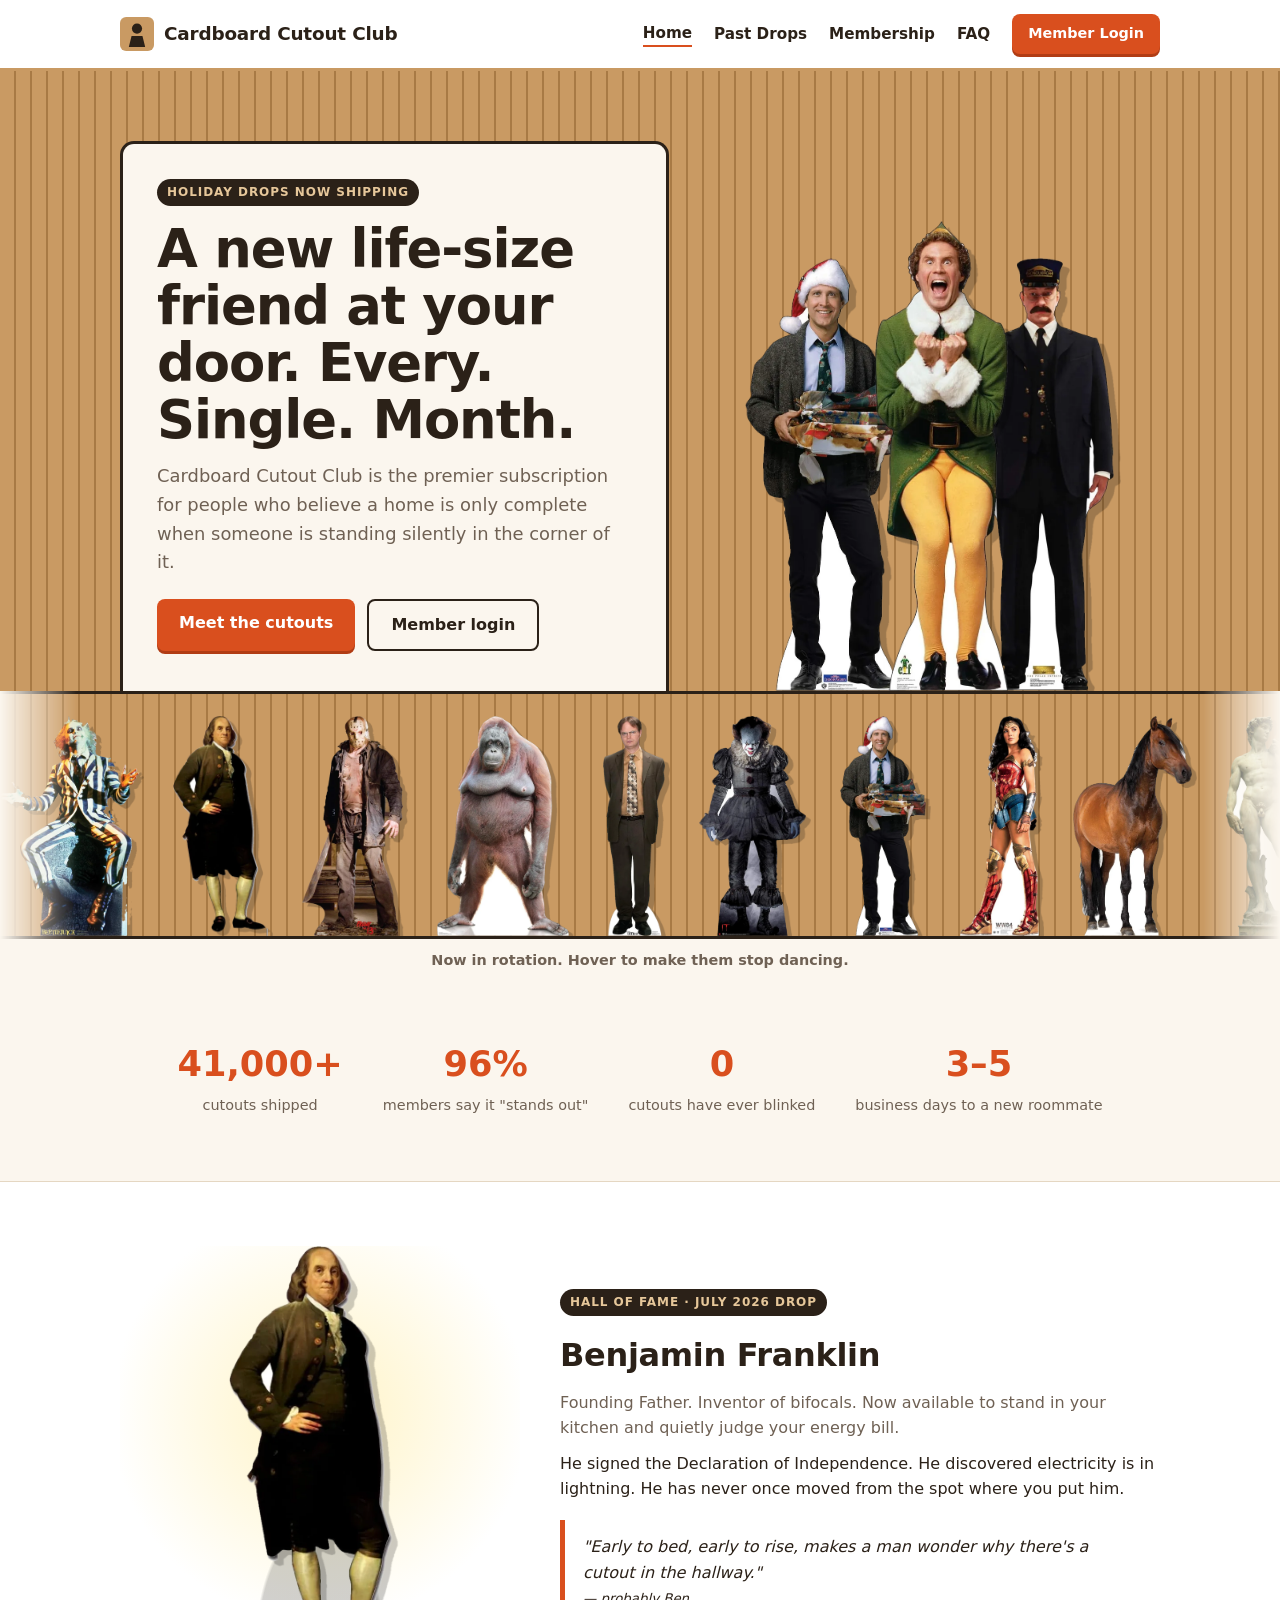
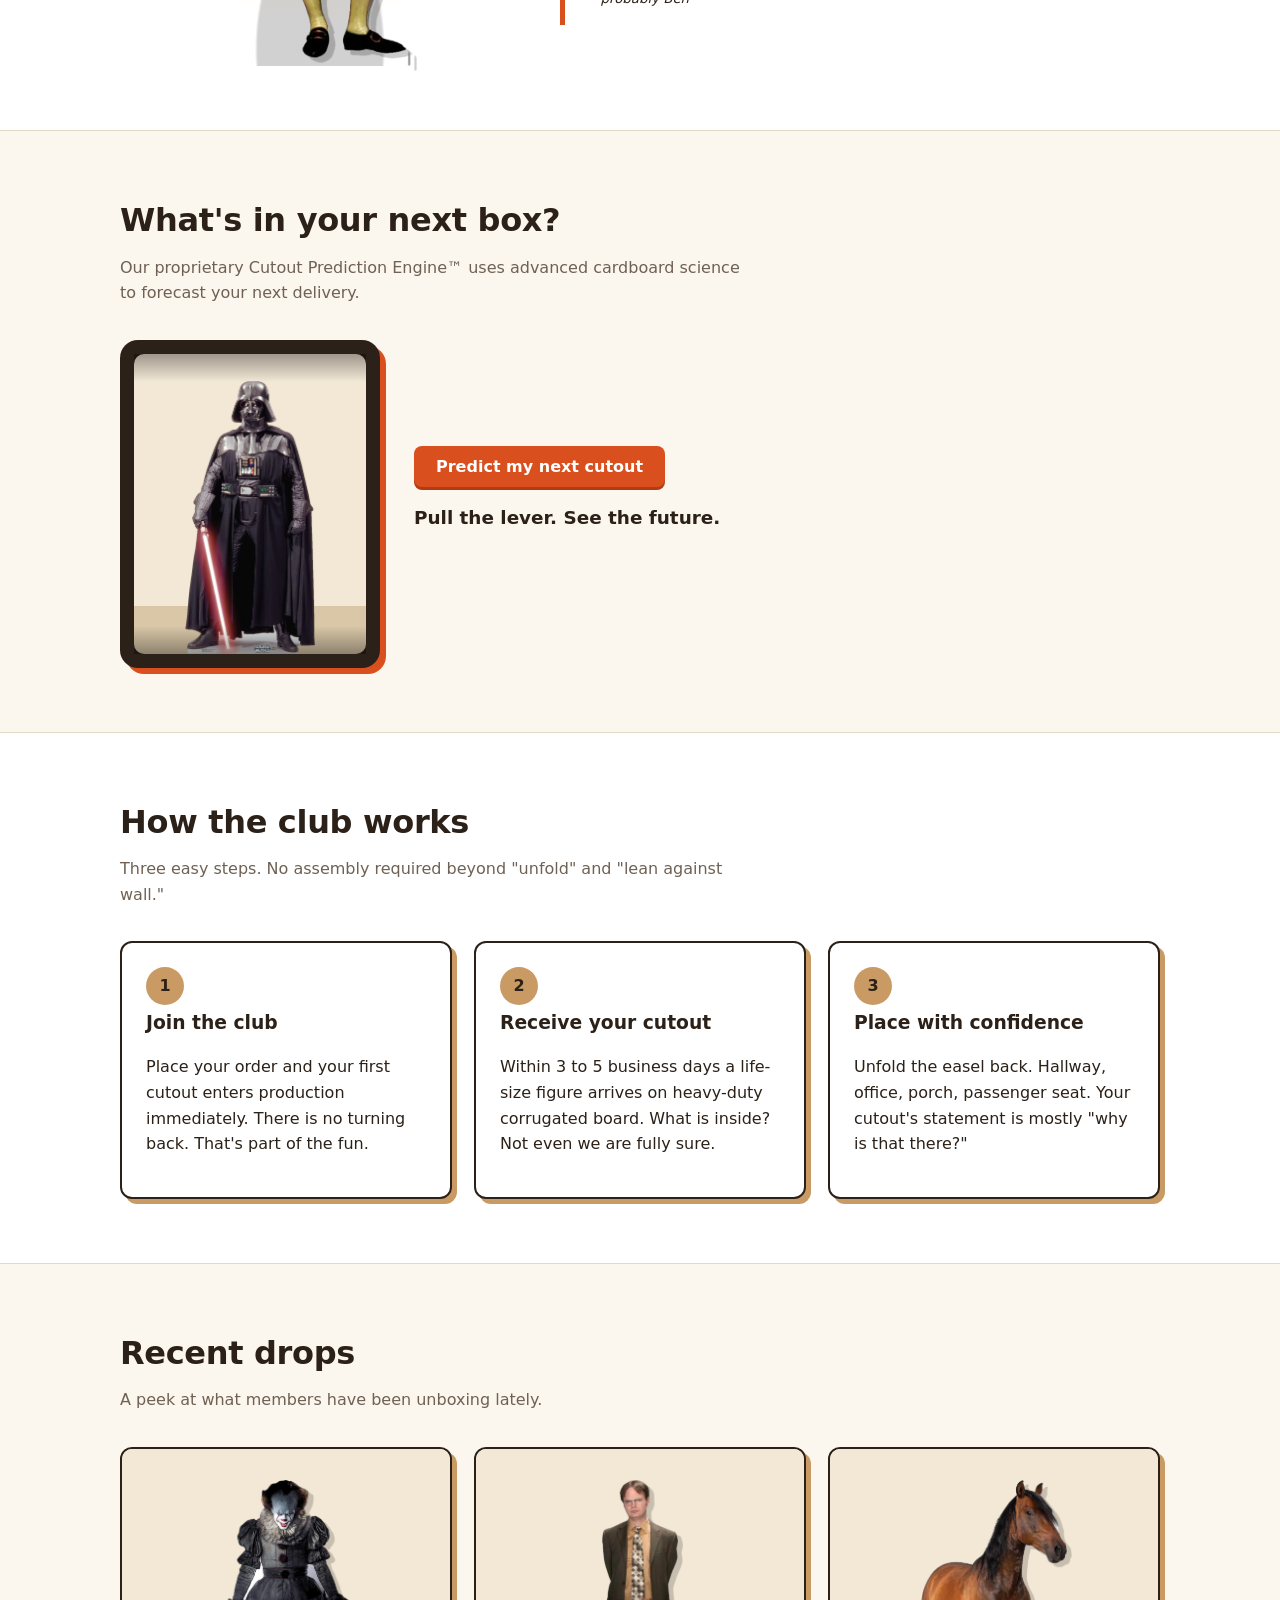
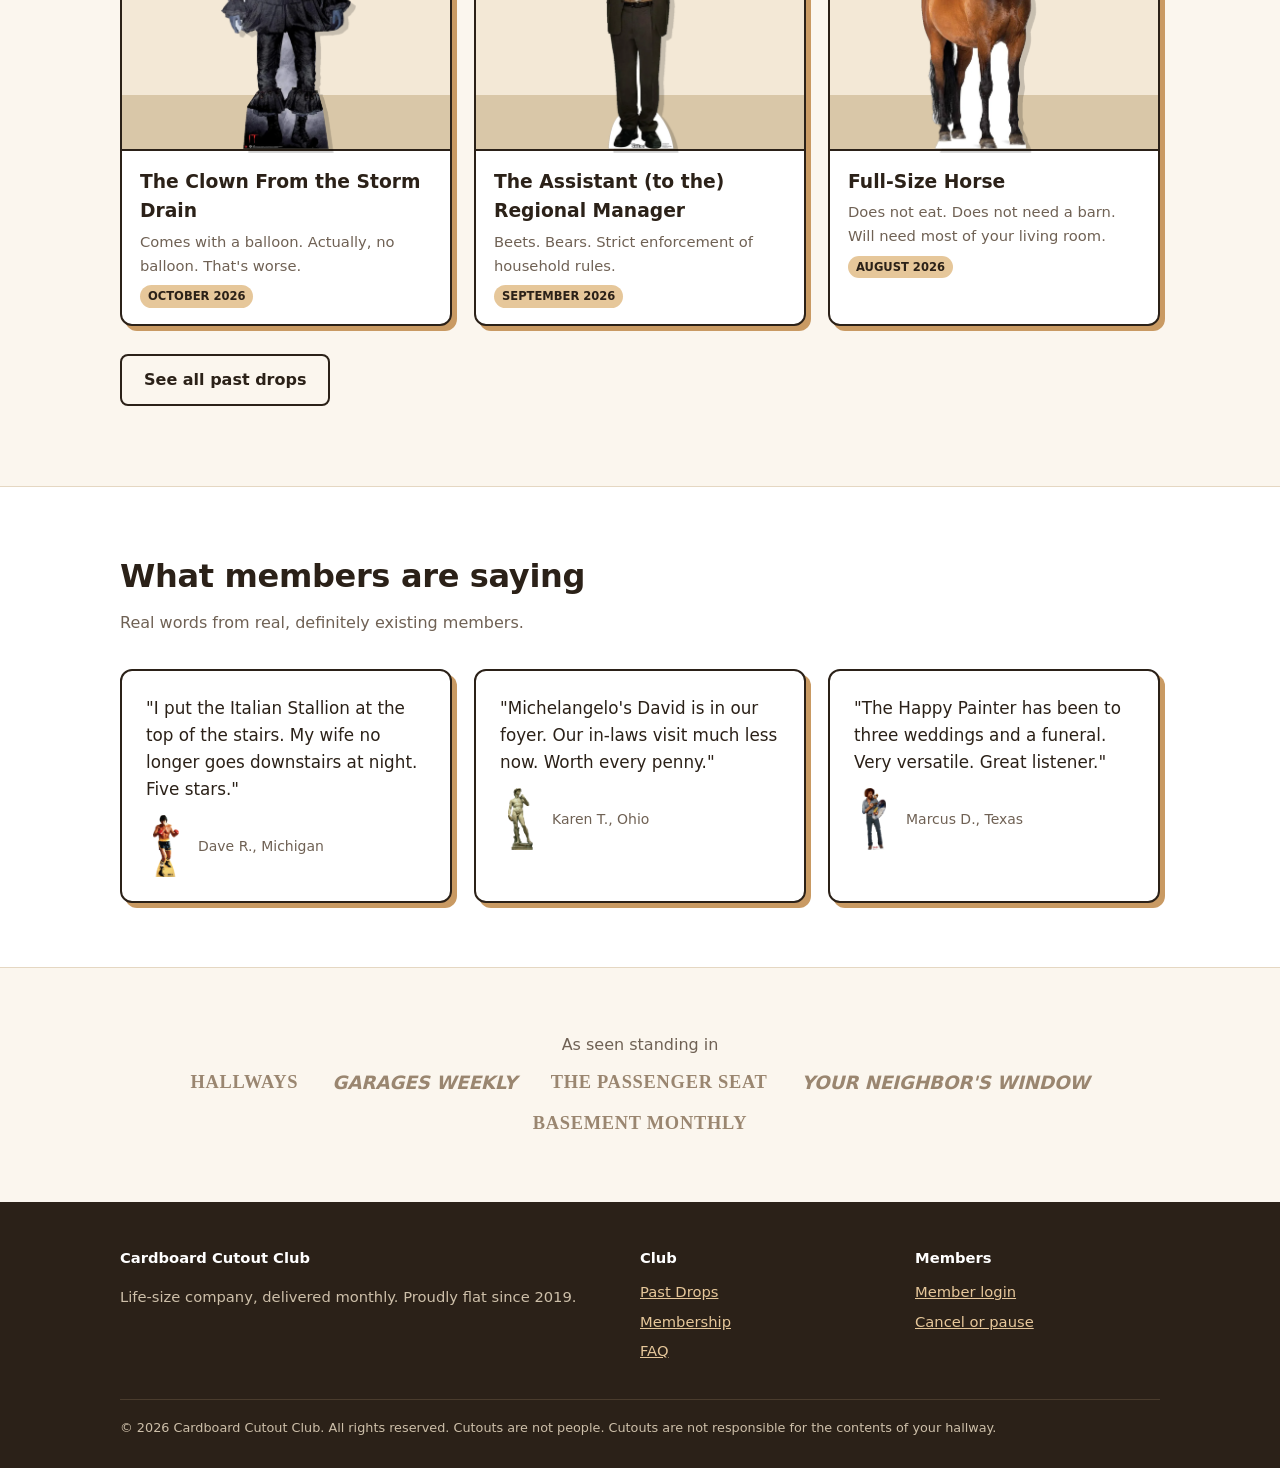
<file: index.html>
<!doctype html>
<html lang="en">
<head>
<meta charset="utf-8">
<meta name="viewport" content="width=device-width,initial-scale=1">
<title>Cardboard Cutout Club | A new life-size friend, every month</title>
<meta name="description" content="Cardboard Cutout Club delivers a fresh life-size cardboard cutout to your door every month. Join the club.">
<link rel="icon" href="data:image/svg+xml,%3Csvg xmlns='http://www.w3.org/2000/svg' viewBox='0 0 100 100'%3E%3Crect width='100' height='100' rx='18' fill='%23c99a63'/%3E%3Ccircle cx='50' cy='34' r='15' fill='%232b2118'/%3E%3Cpath d='M26 88 L34 56 L66 56 L74 88Z' fill='%232b2118'/%3E%3C/svg%3E">
<link rel="stylesheet" href="assets/style.css">
</head>
<body>
<header class="site"><div class="wrap">
  <a class="logo" href="index.html"><svg viewBox="0 0 100 100"><rect width="100" height="100" rx="18" fill="#c99a63"/><circle cx="50" cy="34" r="15" fill="#2b2118"/><path d="M26 88 L34 56 L66 56 L74 88Z" fill="#2b2118"/></svg>Cardboard Cutout Club</a>
  <nav class="main">
    <a class="active" href="index.html">Home</a>
    <a href="drops.html">Past Drops</a>
    <a href="membership.html">Membership</a>
    <a href="faq.html">FAQ</a>
    <a class="btn small" href="login.html">Member Login</a>
  </nav>
</div></header>

<div class="hero"><div class="wrap">
  <div class="copy">
    <span class="badge">Holiday drops now shipping</span>
    <h1>A new life-size friend at your door. Every. Single. Month.</h1>
    <p class="lead">Cardboard Cutout Club is the premier subscription for people who believe a home is only complete when someone is standing silently in the corner of it.</p>
    <div class="cta">
      <a class="btn" href="drops.html">Meet the cutouts</a>
      <a class="btn ghost" href="login.html">Member login</a>
    </div>
  </div>
  <div class="art">
    <div data-cutout="griswold"></div>
    <div data-cutout="elf"></div>
    <div data-cutout="conductor"></div>
  </div>
</div></div>

<div data-conga></div>
<p class="conga-cap">Now in rotation. Hover to make them stop dancing.</p>

<section><div class="wrap">
  <div class="stats">
    <div><b>41,000+</b><span>cutouts shipped</span></div>
    <div><b>96%</b><span>members say it "stands out"</span></div>
    <div><b>0</b><span>cutouts have ever blinked</span></div>
    <div><b>3&ndash;5</b><span>business days to a new roommate</span></div>
  </div>
</div></section>

<section class="alt"><div class="wrap">
  <div class="spot">
    <div class="pedestal"><div data-cutout="franklin"></div></div>
    <div>
      <span class="badge">Hall of fame &middot; July 2026 drop</span>
      <h2>Benjamin Franklin</h2>
      <p class="sub" style="margin-bottom:10px">Founding Father. Inventor of bifocals. Now available to stand in your kitchen and quietly judge your energy bill.</p>
      <p style="margin:0">He signed the Declaration of Independence. He discovered electricity is in lightning. He has never once moved from the spot where you put him.</p>
      <blockquote>"Early to bed, early to rise, makes a man wonder why there's a cutout in the hallway."<br><small>&mdash; probably Ben</small></blockquote>
    </div>
  </div>
</div></section>

<section><div class="wrap">
  <h2>What's in your next box?</h2>
  <p class="sub">Our proprietary Cutout Prediction Engine&trade; uses advanced cardboard science to forecast your next delivery.</p>
  <div data-slot></div>
</div></section>

<section class="alt"><div class="wrap">
  <h2>How the club works</h2>
  <p class="sub">Three easy steps. No assembly required beyond "unfold" and "lean against wall."</p>
  <div class="grid c3">
    <div class="card"><span class="num">1</span><h3>Join the club</h3><p>Place your order and your first cutout enters production immediately. There is no turning back. That's part of the fun.</p></div>
    <div class="card"><span class="num">2</span><h3>Receive your cutout</h3><p>Within 3 to 5 business days a life-size figure arrives on heavy-duty corrugated board. What is inside? Not even we are fully sure.</p></div>
    <div class="card"><span class="num">3</span><h3>Place with confidence</h3><p>Unfold the easel back. Hallway, office, porch, passenger seat. Your cutout's statement is mostly "why is that there?"</p></div>
  </div>
</div></section>

<section><div class="wrap">
  <h2>Recent drops</h2>
  <p class="sub">A peek at what members have been unboxing lately.</p>
  <div class="grid c3">
    <a class="cutout wobble" href="drops.html" style="text-decoration:none;color:inherit"><div class="stage"><div data-cutout="pennywise"></div></div><div class="meta"><h3>The Clown From the Storm Drain</h3><p>Comes with a balloon. Actually, no balloon. That's worse.</p><span class="tag">OCTOBER 2026</span></div></a>
    <a class="cutout wobble" href="drops.html" style="text-decoration:none;color:inherit"><div class="stage"><div data-cutout="dwight"></div></div><div class="meta"><h3>The Assistant (to the) Regional Manager</h3><p>Beets. Bears. Strict enforcement of household rules.</p><span class="tag">SEPTEMBER 2026</span></div></a>
    <a class="cutout wobble" href="drops.html" style="text-decoration:none;color:inherit"><div class="stage"><div data-cutout="horse"></div></div><div class="meta"><h3>Full-Size Horse</h3><p>Does not eat. Does not need a barn. Will need most of your living room.</p><span class="tag">AUGUST 2026</span></div></a>
  </div>
  <p style="margin-top:28px"><a class="btn ghost" href="drops.html">See all past drops</a></p>
</div></section>

<section class="alt"><div class="wrap">
  <h2>What members are saying</h2>
  <p class="sub">Real words from real, definitely existing members.</p>
  <div class="grid c3">
    <div class="card"><div class="quote">"I put the Italian Stallion at the top of the stairs. My wife no longer goes downstairs at night. Five stars."<div class="who"><div data-cutout="rocky"></div><small>Dave R., Michigan</small></div></div></div>
    <div class="card"><div class="quote">"Michelangelo's David is in our foyer. Our in-laws visit much less now. Worth every penny."<div class="who"><div data-cutout="david"></div><small>Karen T., Ohio</small></div></div></div>
    <div class="card"><div class="quote">"The Happy Painter has been to three weddings and a funeral. Very versatile. Great listener."<div class="who"><div data-cutout="bob"></div><small>Marcus D., Texas</small></div></div></div>
  </div>
</div></section>

<section><div class="wrap">
  <p class="sub" style="text-align:center;margin:0 auto 10px">As seen standing in</p>
  <div class="seenin"><span>Hallways</span><span>Garages Weekly</span><span>The Passenger Seat</span><span>Your Neighbor's Window</span><span>Basement Monthly</span></div>
</div></section>

<footer class="site"><div class="wrap">
  <div class="cols">
    <div><h4>Cardboard Cutout Club</h4><p>Life-size company, delivered monthly. Proudly flat since 2019.</p></div>
    <div><h4>Club</h4><ul><li><a href="drops.html">Past Drops</a></li><li><a href="membership.html">Membership</a></li><li><a href="faq.html">FAQ</a></li></ul></div>
    <div><h4>Members</h4><ul><li><a href="login.html">Member login</a></li><li><a href="faq.html">Cancel or pause</a></li></ul></div>
  </div>
  <div class="legal">&copy; 2026 Cardboard Cutout Club. All rights reserved. Cutouts are not people. Cutouts are not responsible for the contents of your hallway.</div>
</div></footer>
<script src="assets/cutouts.js"></script>
</body>
</html>
</file>
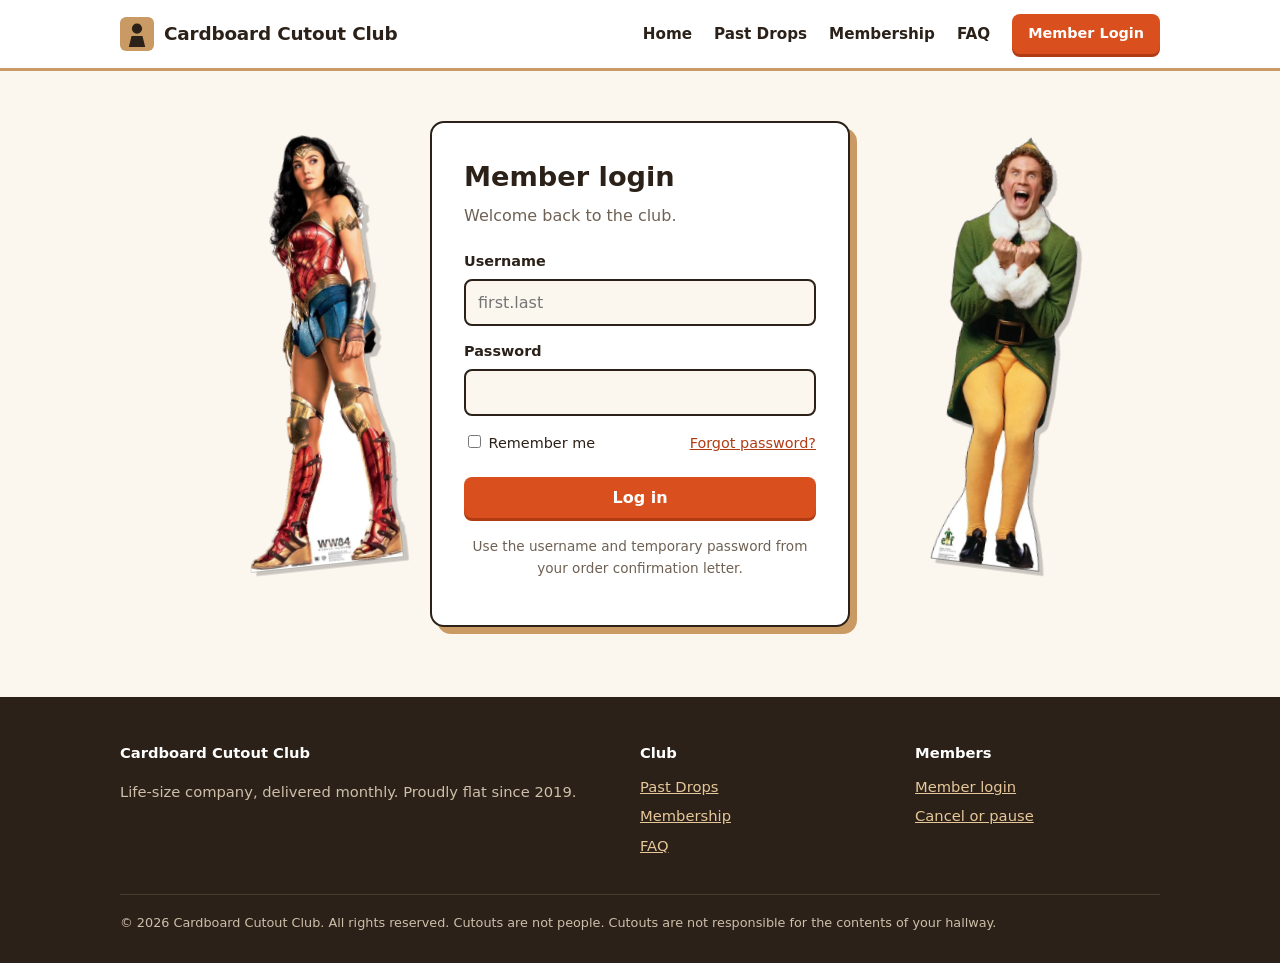
<file: account.html>
<!doctype html>
<html lang="en">
<head>
<meta charset="utf-8">
<meta name="viewport" content="width=device-width,initial-scale=1">
<title>My Membership | Cardboard Cutout Club</title>
<meta name="robots" content="noindex">
<link rel="icon" href="data:image/svg+xml,%3Csvg xmlns='http://www.w3.org/2000/svg' viewBox='0 0 100 100'%3E%3Crect width='100' height='100' rx='18' fill='%23c99a63'/%3E%3Ccircle cx='50' cy='34' r='15' fill='%232b2118'/%3E%3Cpath d='M26 88 L34 56 L66 56 L74 88Z' fill='%232b2118'/%3E%3C/svg%3E">
<link rel="stylesheet" href="assets/style.css">
<style>
  .status{display:inline-block;background:#2e7d32;color:#fff;font-size:.75rem;font-weight:700;padding:3px 10px;border-radius:99px;letter-spacing:.05em}
  table{width:100%;border-collapse:collapse;font-size:.95rem}
  th,td{text-align:left;padding:10px 8px;border-bottom:1px solid var(--line)}
  th{color:var(--muted);font-size:.8rem;text-transform:uppercase;letter-spacing:.06em}
  dl{margin:0;display:grid;grid-template-columns:auto 1fr;gap:8px 18px}
  dt{color:var(--muted)} dd{margin:0;font-weight:600}
  .banner{background:#fff6d6;border:2px solid #d9b400;border-radius:10px;padding:12px 16px;margin-bottom:24px;font-weight:600}
  .acts{display:flex;gap:12px;flex-wrap:wrap;margin-top:20px}
  #msg{display:none;margin-top:16px}
  .truck{height:10px;background:var(--line);border-radius:99px;overflow:hidden;margin:14px 0 6px}
  .truck i{display:block;height:100%;width:62%;background:var(--accent)}
</style>
</head>
<body>
<header class="site"><div class="wrap">
  <a class="logo" href="index.html"><svg viewBox="0 0 100 100"><rect width="100" height="100" rx="18" fill="#c99a63"/><circle cx="50" cy="34" r="15" fill="#2b2118"/><path d="M26 88 L34 56 L66 56 L74 88Z" fill="#2b2118"/></svg>Cardboard Cutout Club</a>
  <nav class="main">
    <a href="drops.html">Past Drops</a>
    <a class="active" href="account.html">My Membership</a>
    <a class="btn small" href="#" id="out">Log out</a>
  </nav>
</div></header>

<div class="pagehead"><div class="wrap"><h1 id="hi">Welcome to the club!</h1><p>Your subscription is active. Here is everything you need to know.</p></div></div>

<section><div class="wrap">
  <div class="banner">Your first cutout has entered production and will be dispatched within 3 to 5 business days via standard ground service. Please make sure someone is home to receive it. It is large.</div>

  <div class="grid c2">
    <div class="card">
      <h3>Subscription <span class="status">ACTIVE</span></h3>
      <dl>
        <dt>Member</dt><dd id="fn"></dd>
        <dt>Order #</dt><dd id="ord"></dd>
        <dt>Plan</dt><dd id="plan"></dd>
        <dt>Billing</dt><dd id="price"></dd>
        <dt>Next billing date</dt><dd id="nextbill"></dd>
        <dt>Member since</dt><dd id="since"></dd>
      </dl>
      <div class="acts">
        <button class="btn ghost small" data-act="delivery">Update delivery preferences</button>
        <button class="btn ghost small" data-act="modify">Modify subscription</button>
        <button class="btn ghost small" data-act="cancel">Cancel subscription</button>
        <button class="btn ghost small" data-act="pw">Change password</button>
      </div>
      <div class="err" id="msg" role="alert"></div>
    </div>

    <div class="card">
      <h3>Next shipment</h3>
      <p style="margin:0"><b id="next"></b></p>
      <div class="truck"><i></i></div>
      <p style="margin:0;color:var(--muted);font-size:.9rem">Status: In production &middot; Standard ground &middot; Ships to <span id="shipto"></span></p>
      <div id="box" style="height:240px;margin-top:16px;background:radial-gradient(circle at 50% 45%,#fff3c4,transparent 65%)"><div data-mystery="blend" style="height:100%"></div></div>
      <p style="text-align:center;color:var(--muted);font-size:.85rem;margin:6px 0 0">Life-size, heavy-duty corrugated board, attached fold-out easel back. Contents are a surprise. We will say it has legs.</p>
      <p style="text-align:center;margin:12px 0 0"><button class="btn ghost small" id="peek" type="button">Peek inside the box</button></p>
      <p id="peekmsg" style="text-align:center;font-weight:700;min-height:1.6em;margin:8px 0 0" aria-live="polite"></p>
    </div>
  </div>

  <div class="card" style="margin-top:22px">
    <h3>Your upcoming lineup</h3>
    <p style="margin:0 0 18px;color:var(--muted)">Twelve months of surprises, already reserved in your name. Contents revealed one doorstep at a time.</p>
    <div class="lineup" id="lineup"></div>
  </div>

  <div class="card" style="margin-top:22px">
    <h3>Billing &amp; shipment history</h3>
    <table>
      <tr><th>Date</th><th>Item</th><th>Amount</th><th>Status</th></tr>
      <tr><td id="d0"></td><td>Initial payment &middot; Order #<span id="ord2"></span></td><td id="amt0"></td><td>Paid</td></tr>
      <tr><td id="d1"></td><td>Cutout #1 (mystery)</td><td>&mdash;</td><td>In production</td></tr>
      <tr><td id="d2"></td><td>Monthly renewal</td><td id="amt2"></td><td>Scheduled</td></tr>
    </table>
  </div>
</div></section>

<footer class="site"><div class="wrap">
  <div class="legal" style="margin:0;border:0;padding:0">&copy; 2026 Cardboard Cutout Club. All rights reserved. Questions? Ask the person who enrolled you.</div>
</div></footer>

<script src="assets/config.js"></script>
<script src="assets/cutouts.js"></script>
<script>
  var ok = false;
  try { ok = sessionStorage.getItem("ccc_in") === "1"; } catch (e) {}
  if (!ok) location.replace("login.html");
  var m = window.MEMBER, $ = function (i) { return document.getElementById(i); };
  $("hi").textContent = "Welcome to the club, " + m.name + "!";
  $("fn").textContent = m.fullName; $("ord").textContent = m.orderNumber; $("ord2").textContent = m.orderNumber;
  $("plan").textContent = m.plan; $("price").textContent = m.price + " / month";
  $("nextbill").textContent = m.nextBilling; $("since").textContent = m.orderDate;
  $("next").textContent = "Dispatching by " + m.dispatchBy;
  $("shipto").textContent = m.shipTo;
  $("d0").textContent = m.orderDate; $("amt0").textContent = m.price;
  $("d1").textContent = m.orderDate;
  $("d2").textContent = m.nextBilling; $("amt2").textContent = m.price;
  var months = ["Jan","Feb","Mar","Apr","May","Jun","Jul","Aug","Sep","Oct","Nov","Dec"], lu = "";
  for (var i = 0; i < 12; i++) {
    var mi = (11 + i) % 12, yr = 2026 + Math.floor((11 + i) / 12);
    lu += '<figure><div class="m" data-mystery="' + window.UPCOMING[i] + '"></div><figcaption>#' + (i + 1) + " &middot; " + months[mi] + " " + yr + (i ? "" : " (in production)") + "</figcaption></figure>";
  }
  $("lineup").innerHTML = lu;
  var peeks = [
    "No peeking. The cutout is shy.",
    "The box is taped shut. Very well taped. Suspiciously well taped.",
    "You hear faint rustling. Cardboard doesn't rustle on its own.",
    "Peeking voids the surprise. And possibly the warranty.",
    "Fine. It's life-size. That's all we can say."
  ], pk = 0;
  $("peek").addEventListener("click", function () {
    var b = $("box"); b.classList.remove("boxshake"); void b.offsetWidth; b.classList.add("boxshake");
    $("peekmsg").textContent = peeks[pk++ % peeks.length];
  });
  var msgs = {
    delivery: "Delivery preferences cannot be changed while your cutout is in production. Please check back after dispatch.",
    modify: "Plan changes take effect on your next billing date (" + m.nextBilling + "). No other plans are currently accepting new members.",
    cancel: "Cancellation requests require 30 days written notice. Your next billing date of " + m.nextBilling + " is within this window.",
    pw: "Your temporary password cannot be changed until your first cutout has been delivered."
  };
  document.querySelectorAll("[data-act]").forEach(function (b) {
    b.addEventListener("click", function () { var e = $("msg"); e.textContent = msgs[b.dataset.act]; e.style.display = "block"; });
  });
  $("out").addEventListener("click", function (e) {
    e.preventDefault();
    try { sessionStorage.removeItem("ccc_in"); } catch (x) {}
    location.href = "login.html";
  });
</script>
</body>
</html>
</file>
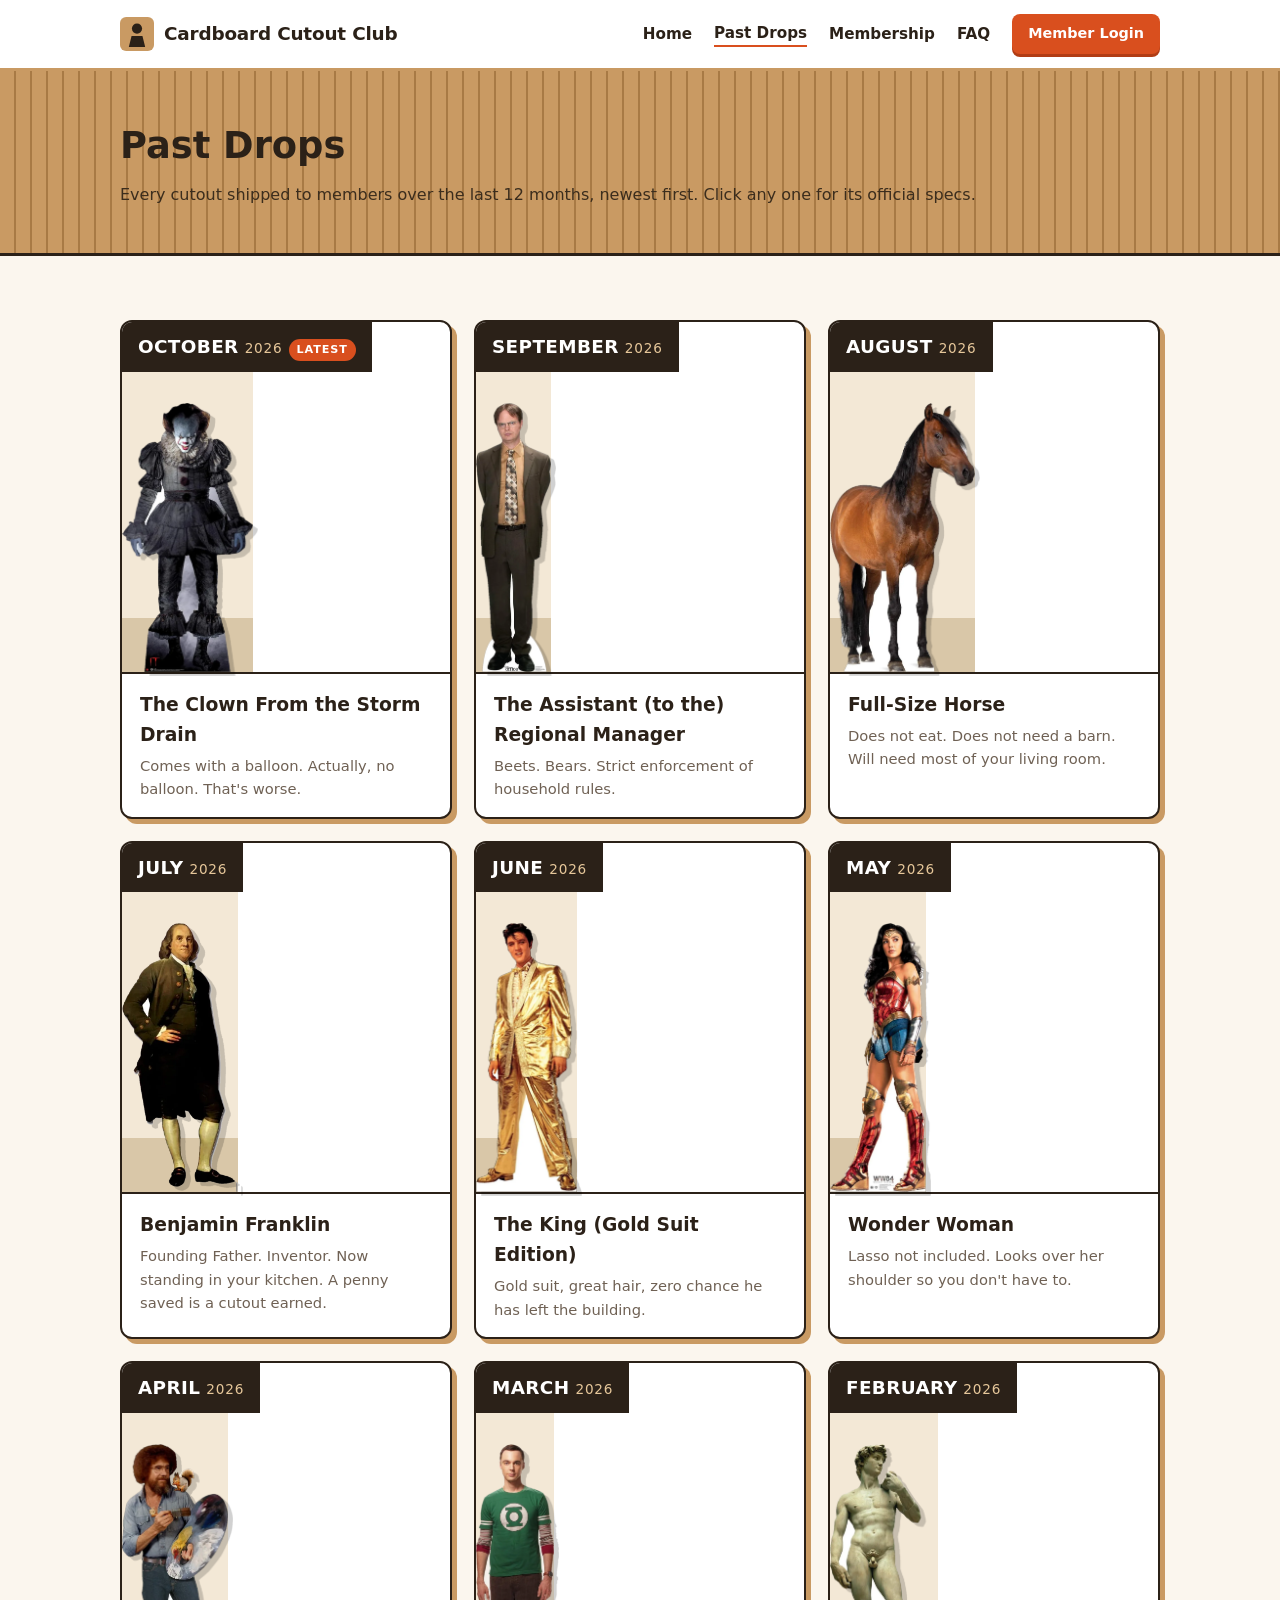
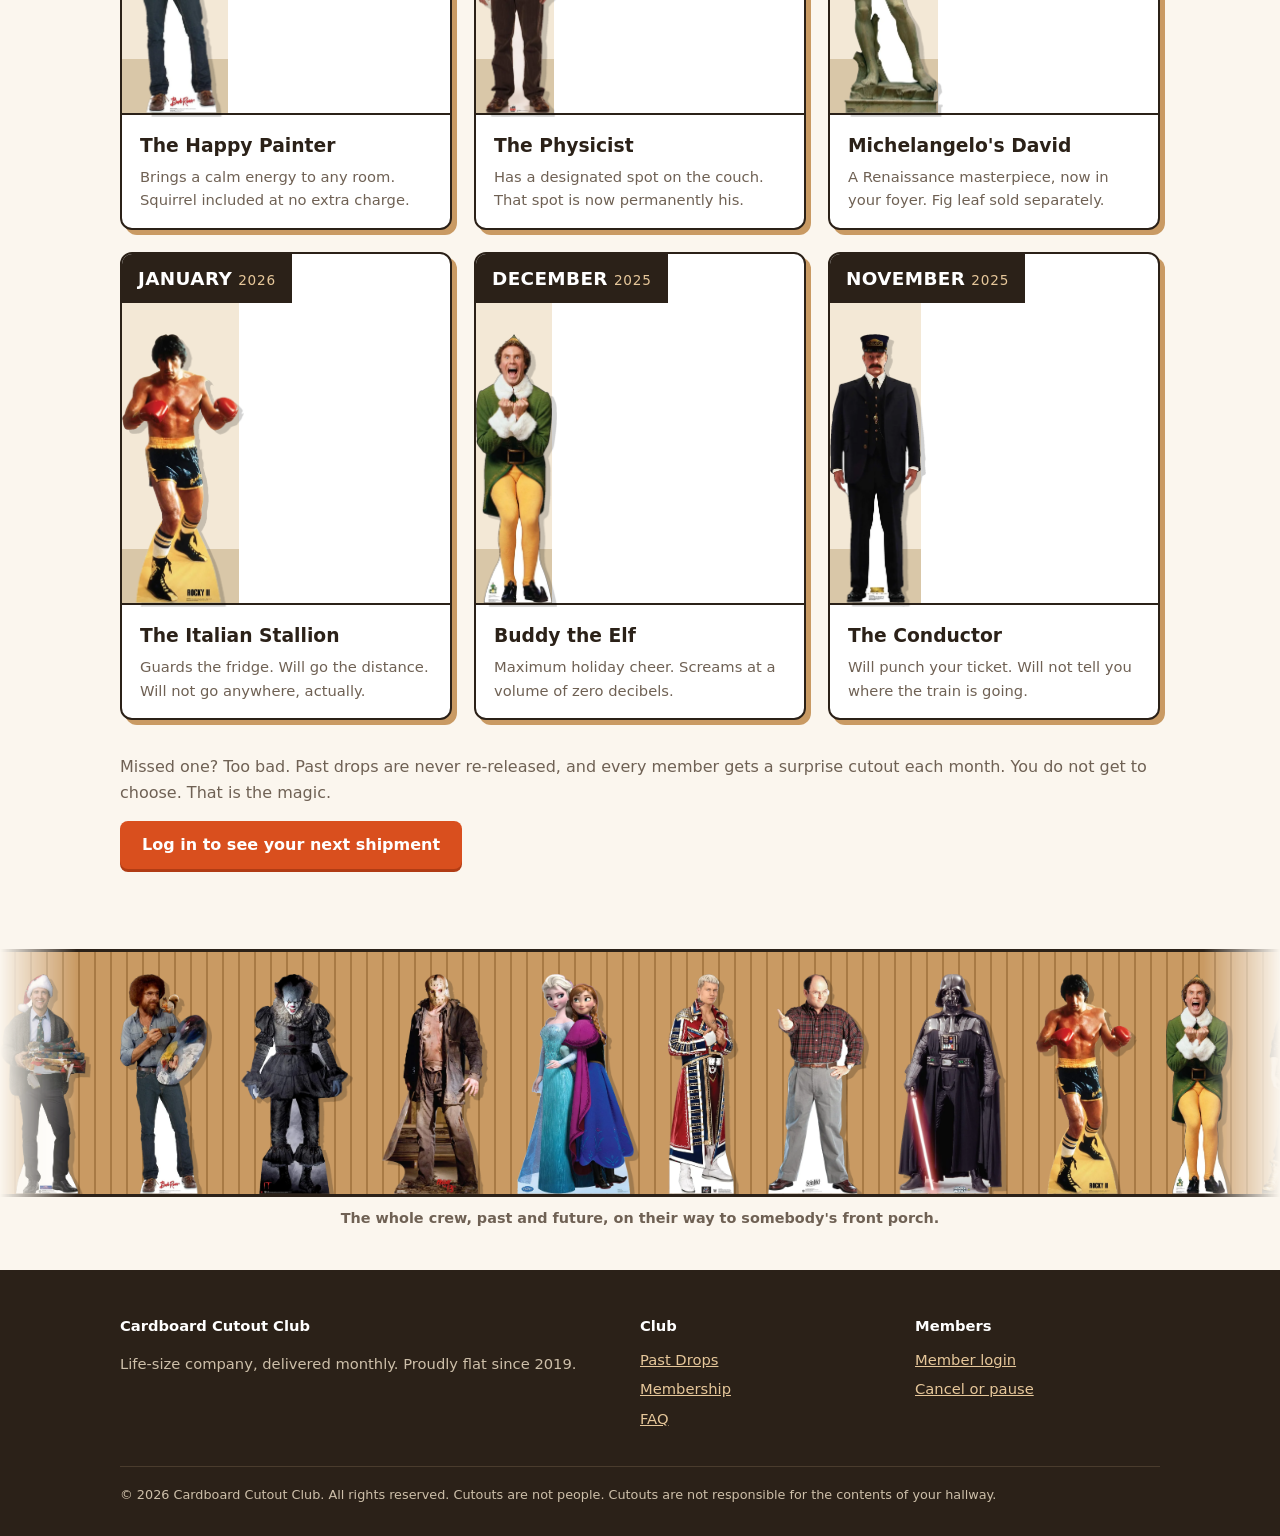
<file: drops.html>
<!doctype html>
<html lang="en">
<head>
<meta charset="utf-8">
<meta name="viewport" content="width=device-width,initial-scale=1">
<title>Past Drops | Cardboard Cutout Club</title>
<link rel="icon" href="data:image/svg+xml,%3Csvg xmlns='http://www.w3.org/2000/svg' viewBox='0 0 100 100'%3E%3Crect width='100' height='100' rx='18' fill='%23c99a63'/%3E%3Ccircle cx='50' cy='34' r='15' fill='%232b2118'/%3E%3Cpath d='M26 88 L34 56 L66 56 L74 88Z' fill='%232b2118'/%3E%3C/svg%3E">
<link rel="stylesheet" href="assets/style.css">
</head>
<body>
<header class="site"><div class="wrap">
  <a class="logo" href="index.html"><svg viewBox="0 0 100 100"><rect width="100" height="100" rx="18" fill="#c99a63"/><circle cx="50" cy="34" r="15" fill="#2b2118"/><path d="M26 88 L34 56 L66 56 L74 88Z" fill="#2b2118"/></svg>Cardboard Cutout Club</a>
  <nav class="main">
    <a href="index.html">Home</a>
    <a class="active" href="drops.html">Past Drops</a>
    <a href="membership.html">Membership</a>
    <a href="faq.html">FAQ</a>
    <a class="btn small" href="login.html">Member Login</a>
  </nav>
</div></header>

<div class="pagehead"><div class="wrap"><h1>Past Drops</h1><p>Every cutout shipped to members over the last 12 months, newest first. Click any one for its official specs.</p></div></div>

<section><div class="wrap">
  <div data-archive></div>
  <p style="margin-top:34px;color:var(--muted)">Missed one? Too bad. Past drops are never re-released, and every member gets a surprise cutout each month. You do not get to choose. That is the magic.</p>
  <p><a class="btn" href="login.html">Log in to see your next shipment</a></p>
</div></section>

<div data-conga></div>
<p class="conga-cap" style="margin-bottom:40px">The whole crew, past and future, on their way to somebody's front porch.</p>

<footer class="site"><div class="wrap">
  <div class="cols">
    <div><h4>Cardboard Cutout Club</h4><p>Life-size company, delivered monthly. Proudly flat since 2019.</p></div>
    <div><h4>Club</h4><ul><li><a href="drops.html">Past Drops</a></li><li><a href="membership.html">Membership</a></li><li><a href="faq.html">FAQ</a></li></ul></div>
    <div><h4>Members</h4><ul><li><a href="login.html">Member login</a></li><li><a href="faq.html">Cancel or pause</a></li></ul></div>
  </div>
  <div class="legal">&copy; 2026 Cardboard Cutout Club. All rights reserved. Cutouts are not people. Cutouts are not responsible for the contents of your hallway.</div>
</div></footer>
<script src="assets/cutouts.js"></script>
</body>
</html>
</file>
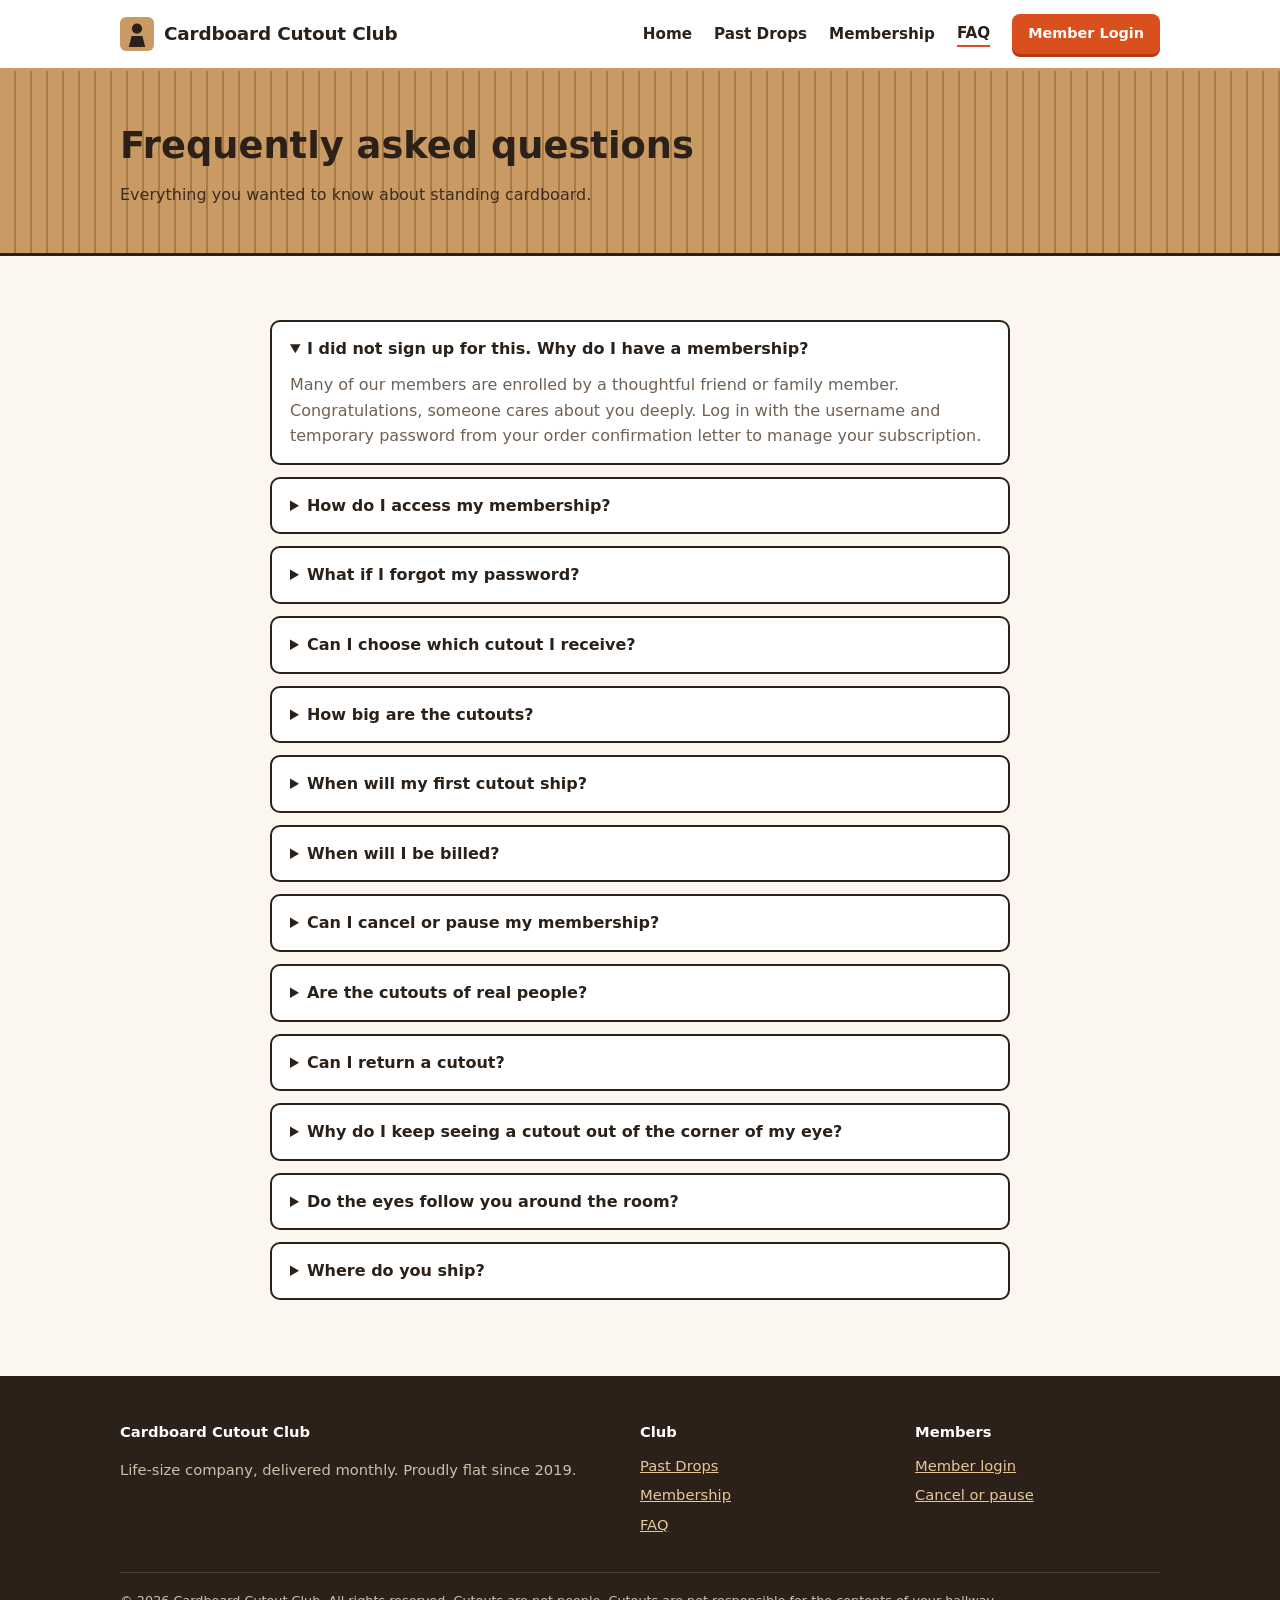
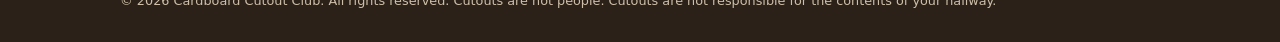
<file: faq.html>
<!doctype html>
<html lang="en">
<head>
<meta charset="utf-8">
<meta name="viewport" content="width=device-width,initial-scale=1">
<title>FAQ | Cardboard Cutout Club</title>
<link rel="icon" href="data:image/svg+xml,%3Csvg xmlns='http://www.w3.org/2000/svg' viewBox='0 0 100 100'%3E%3Crect width='100' height='100' rx='18' fill='%23c99a63'/%3E%3Ccircle cx='50' cy='34' r='15' fill='%232b2118'/%3E%3Cpath d='M26 88 L34 56 L66 56 L74 88Z' fill='%232b2118'/%3E%3C/svg%3E">
<link rel="stylesheet" href="assets/style.css">
</head>
<body>
<header class="site"><div class="wrap">
  <a class="logo" href="index.html"><svg viewBox="0 0 100 100"><rect width="100" height="100" rx="18" fill="#c99a63"/><circle cx="50" cy="34" r="15" fill="#2b2118"/><path d="M26 88 L34 56 L66 56 L74 88Z" fill="#2b2118"/></svg>Cardboard Cutout Club</a>
  <nav class="main">
    <a href="index.html">Home</a>
    <a href="drops.html">Past Drops</a>
    <a href="membership.html">Membership</a>
    <a class="active" href="faq.html">FAQ</a>
    <a class="btn small" href="login.html">Member Login</a>
  </nav>
</div></header>

<div class="pagehead"><div class="wrap"><h1>Frequently asked questions</h1><p>Everything you wanted to know about standing cardboard.</p></div></div>

<section><div class="wrap" style="max-width:780px">
  <details open><summary>I did not sign up for this. Why do I have a membership?</summary><p>Many of our members are enrolled by a thoughtful friend or family member. Congratulations, someone cares about you deeply. Log in with the username and temporary password from your order confirmation letter to manage your subscription.</p></details>
  <details><summary>How do I access my membership?</summary><p>Use the Member Login button at the top of any page. You will need the username and temporary password printed on your order confirmation letter.</p></details>
  <details><summary>What if I forgot my password?</summary><p>Use the "Forgot password?" link on the login page. If you still cannot get in, your enrolling friend or relative may know something you do not.</p></details>
  <details><summary>Can I choose which cutout I receive?</summary><p>No. Every box is a surprise. This year members received a Founding Father, a painter with a squirrel, a boxer, a full-size horse, Michelangelo's David, and a clown we don't talk about. Not all at once. Usually. See <a href="drops.html">Past Drops</a>.</p></details>
  <details><summary>How big are the cutouts?</summary><p>Every cutout is life-size, pre-cut on heavy-duty corrugated board with an attached fold-out easel back.</p></details>
  <details><summary>When will my first cutout ship?</summary><p>Your first cutout enters production as soon as your order is placed and is dispatched within 3 to 5 business days via standard ground service.</p></details>
  <details><summary>When will I be billed?</summary><p>Your initial payment is processed when your order is placed. After that you are billed monthly on the same date, so an order placed on the 25th renews on the 25th.</p></details>
  <details><summary>Can I cancel or pause my membership?</summary><p>Of course. Log in to your account portal and choose Modify subscription or Cancel subscription before your renewal date. We will be sad, but our cutouts are not capable of crying.</p></details>
  <details><summary>Are the cutouts of real people?</summary><p>Some are famous faces, some are legends, one is a horse, and one is a 17-foot marble statue we folded down to 6 feet. None of them agreed to stand in your house. They will anyway.</p></details>
  <details><summary>Can I return a cutout?</summary><p>All cutouts are final sale. By the time you have opened the box, your cutout has already bonded with you.</p></details>
  <details><summary>Why do I keep seeing a cutout out of the corner of my eye?</summary><p>That is a known side effect of membership. Most members stop noticing after the first year.</p></details>
  <details><summary>Do the eyes follow you around the room?</summary><p>We are legally required to say no.</p></details>
  <details><summary>Where do you ship?</summary><p>Anywhere a standard delivery truck can go. If it fits through your door, we will deliver it.</p></details>
</div></section>

<footer class="site"><div class="wrap">
  <div class="cols">
    <div><h4>Cardboard Cutout Club</h4><p>Life-size company, delivered monthly. Proudly flat since 2019.</p></div>
    <div><h4>Club</h4><ul><li><a href="drops.html">Past Drops</a></li><li><a href="membership.html">Membership</a></li><li><a href="faq.html">FAQ</a></li></ul></div>
    <div><h4>Members</h4><ul><li><a href="login.html">Member login</a></li><li><a href="faq.html">Cancel or pause</a></li></ul></div>
  </div>
  <div class="legal">&copy; 2026 Cardboard Cutout Club. All rights reserved. Cutouts are not people. Cutouts are not responsible for the contents of your hallway.</div>
</div></footer>
<script src="assets/cutouts.js"></script>
</body>
</html>
</file>
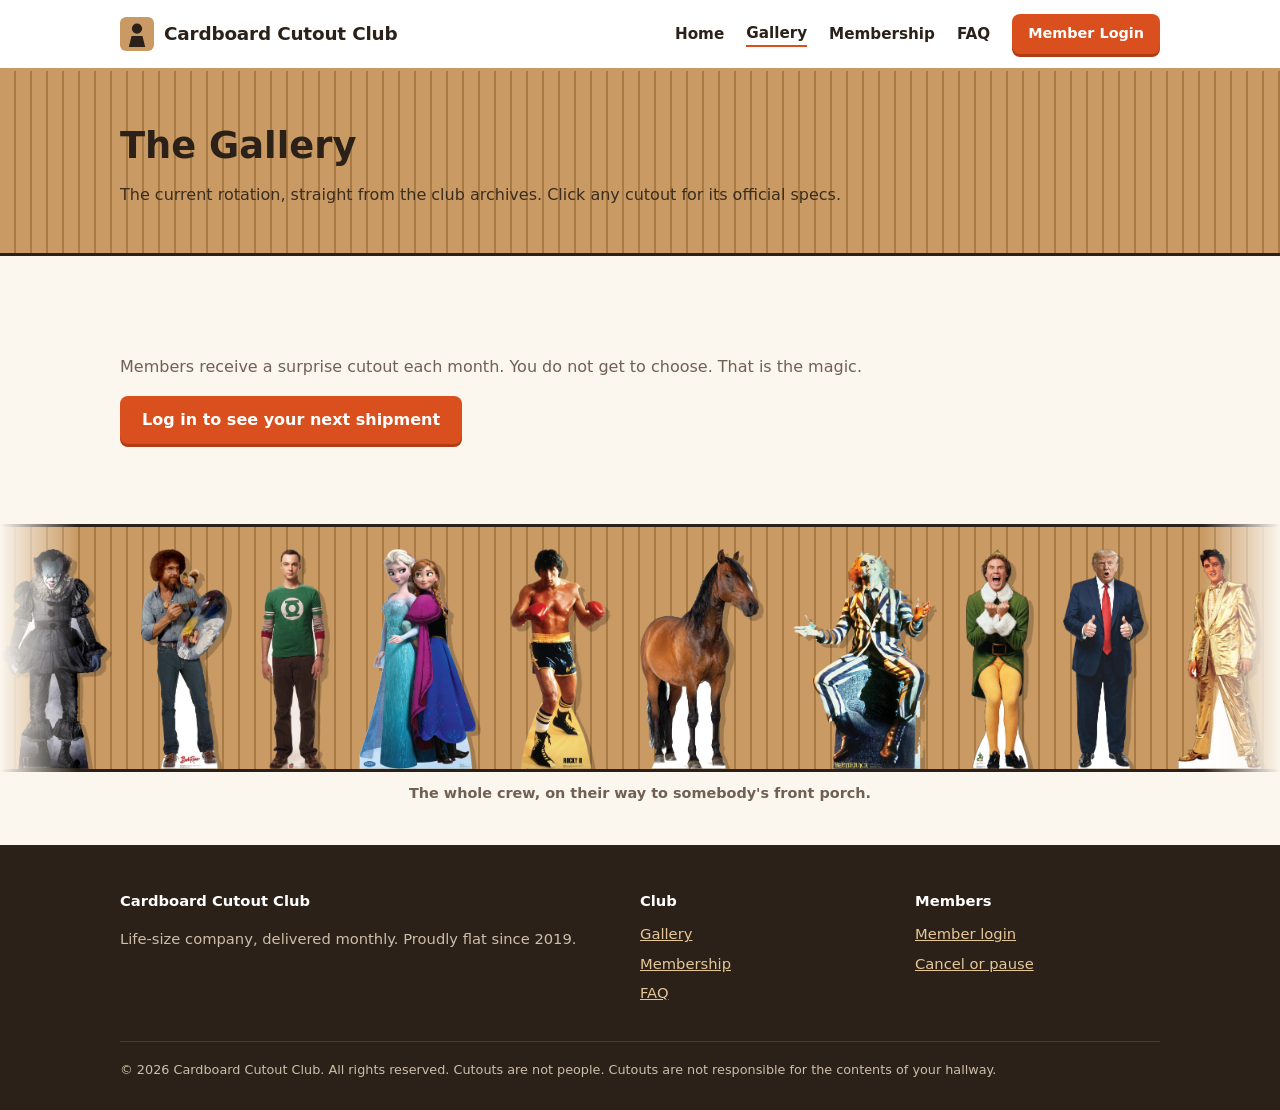
<file: gallery.html>
<!doctype html>
<html lang="en">
<head>
<meta charset="utf-8">
<meta name="viewport" content="width=device-width,initial-scale=1">
<title>Gallery | Cardboard Cutout Club</title>
<link rel="icon" href="data:image/svg+xml,%3Csvg xmlns='http://www.w3.org/2000/svg' viewBox='0 0 100 100'%3E%3Crect width='100' height='100' rx='18' fill='%23c99a63'/%3E%3Ccircle cx='50' cy='34' r='15' fill='%232b2118'/%3E%3Cpath d='M26 88 L34 56 L66 56 L74 88Z' fill='%232b2118'/%3E%3C/svg%3E">
<link rel="stylesheet" href="assets/style.css">
</head>
<body>
<header class="site"><div class="wrap">
  <a class="logo" href="index.html"><svg viewBox="0 0 100 100"><rect width="100" height="100" rx="18" fill="#c99a63"/><circle cx="50" cy="34" r="15" fill="#2b2118"/><path d="M26 88 L34 56 L66 56 L74 88Z" fill="#2b2118"/></svg>Cardboard Cutout Club</a>
  <nav class="main">
    <a href="index.html">Home</a>
    <a class="active" href="gallery.html">Gallery</a>
    <a href="membership.html">Membership</a>
    <a href="faq.html">FAQ</a>
    <a class="btn small" href="login.html">Member Login</a>
  </nav>
</div></header>

<div class="pagehead"><div class="wrap"><h1>The Gallery</h1><p>The current rotation, straight from the club archives. Click any cutout for its official specs.</p></div></div>

<section><div class="wrap">
  <div data-gallery></div>
  <p style="margin-top:34px;color:var(--muted)">Members receive a surprise cutout each month. You do not get to choose. That is the magic.</p>
  <p><a class="btn" href="login.html">Log in to see your next shipment</a></p>
</div></section>

<div data-conga></div>
<p class="conga-cap" style="margin-bottom:40px">The whole crew, on their way to somebody's front porch.</p>

<footer class="site"><div class="wrap">
  <div class="cols">
    <div><h4>Cardboard Cutout Club</h4><p>Life-size company, delivered monthly. Proudly flat since 2019.</p></div>
    <div><h4>Club</h4><ul><li><a href="gallery.html">Gallery</a></li><li><a href="membership.html">Membership</a></li><li><a href="faq.html">FAQ</a></li></ul></div>
    <div><h4>Members</h4><ul><li><a href="login.html">Member login</a></li><li><a href="faq.html">Cancel or pause</a></li></ul></div>
  </div>
  <div class="legal">&copy; 2026 Cardboard Cutout Club. All rights reserved. Cutouts are not people. Cutouts are not responsible for the contents of your hallway.</div>
</div></footer>
<script src="assets/cutouts.js"></script>
</body>
</html>
</file>
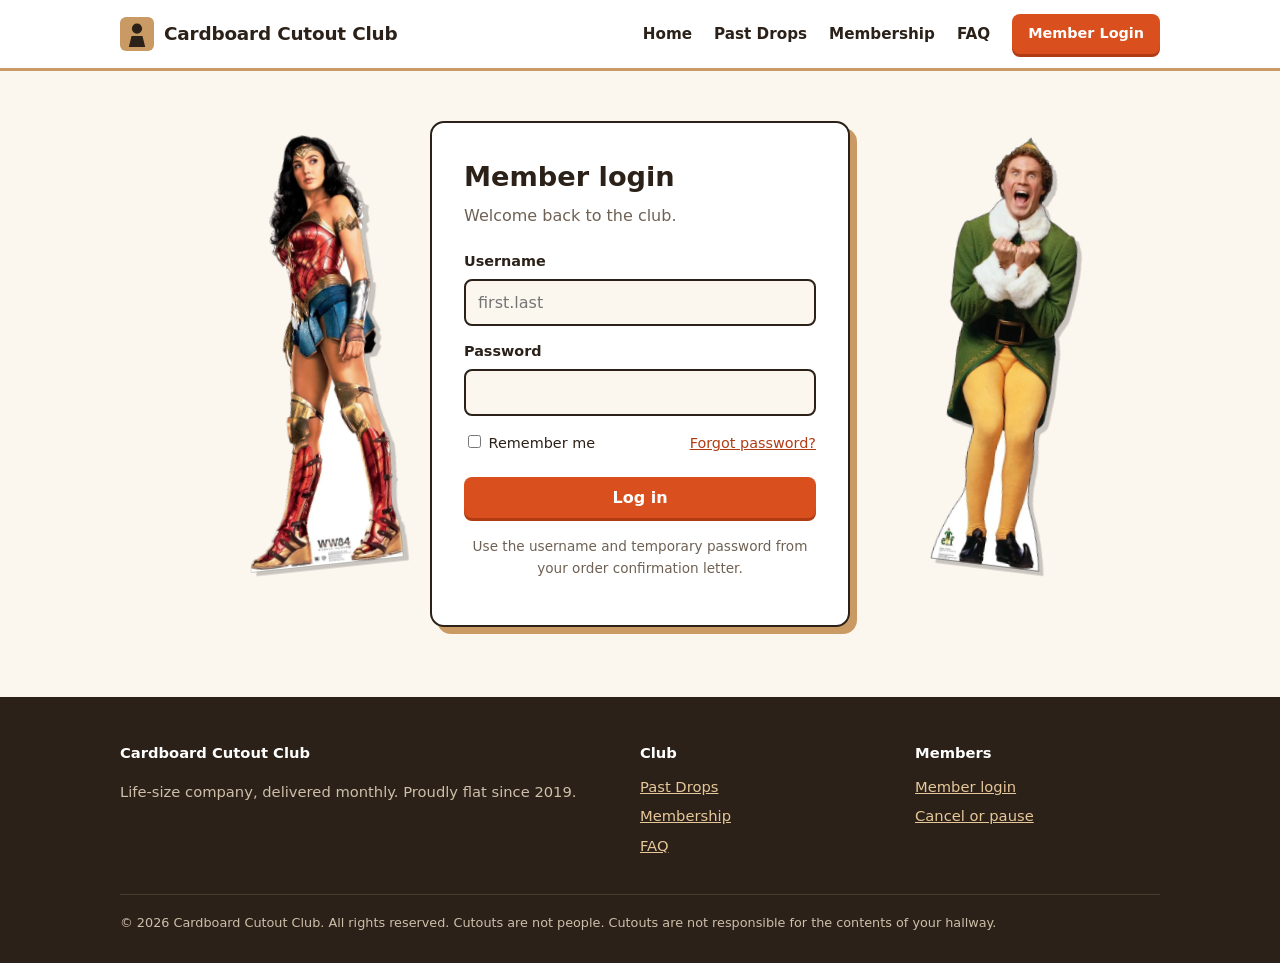
<file: login.html>
<!doctype html>
<html lang="en">
<head>
<meta charset="utf-8">
<meta name="viewport" content="width=device-width,initial-scale=1">
<title>Member Login | Cardboard Cutout Club</title>
<meta name="robots" content="noindex">
<link rel="icon" href="data:image/svg+xml,%3Csvg xmlns='http://www.w3.org/2000/svg' viewBox='0 0 100 100'%3E%3Crect width='100' height='100' rx='18' fill='%23c99a63'/%3E%3Ccircle cx='50' cy='34' r='15' fill='%232b2118'/%3E%3Cpath d='M26 88 L34 56 L66 56 L74 88Z' fill='%232b2118'/%3E%3C/svg%3E">
<link rel="stylesheet" href="assets/style.css">
</head>
<body>
<header class="site"><div class="wrap">
  <a class="logo" href="index.html"><svg viewBox="0 0 100 100"><rect width="100" height="100" rx="18" fill="#c99a63"/><circle cx="50" cy="34" r="15" fill="#2b2118"/><path d="M26 88 L34 56 L66 56 L74 88Z" fill="#2b2118"/></svg>Cardboard Cutout Club</a>
  <nav class="main">
    <a href="index.html">Home</a>
    <a href="drops.html">Past Drops</a>
    <a href="membership.html">Membership</a>
    <a href="faq.html">FAQ</a>
    <a class="btn small" href="login.html">Member Login</a>
  </nav>
</div></header>

<main class="wrap">
  <div class="login-stage">
  <div class="lean l" data-cutout="wonder"></div>
  <div class="lean" data-cutout="elf"></div>
  <form class="loginbox" id="f" novalidate>
    <h1>Member login</h1>
    <p class="s">Welcome back to the club.</p>
    <div class="err" id="err" role="alert">Username or password doesn't match. Please try again.</div>
    <label for="user">Username</label>
    <input type="text" id="user" autocomplete="username" autocapitalize="none" spellcheck="false" placeholder="first.last">
    <label for="pw">Password</label>
    <input type="password" id="pw" autocomplete="current-password">
    <div class="row">
      <label style="margin:0;font-weight:500"><input type="checkbox"> Remember me</label>
      <a href="#" id="forgot">Forgot password?</a>
    </div>
    <button class="btn" type="submit" id="go">Log in</button>
    <p class="note">Use the username and temporary password from your order confirmation letter.</p>
  </form>
  </div>
</main>

<footer class="site"><div class="wrap">
  <div class="cols">
    <div><h4>Cardboard Cutout Club</h4><p>Life-size company, delivered monthly. Proudly flat since 2019.</p></div>
    <div><h4>Club</h4><ul><li><a href="drops.html">Past Drops</a></li><li><a href="membership.html">Membership</a></li><li><a href="faq.html">FAQ</a></li></ul></div>
    <div><h4>Members</h4><ul><li><a href="login.html">Member login</a></li><li><a href="faq.html">Cancel or pause</a></li></ul></div>
  </div>
  <div class="legal">&copy; 2026 Cardboard Cutout Club. All rights reserved. Cutouts are not people. Cutouts are not responsible for the contents of your hallway.</div>
</div></footer>

<script src="assets/config.js"></script>
<script src="assets/cutouts.js"></script>
<script>
  // Nothing is sent anywhere. Only the username/password in config.js gets in.
  var f = document.getElementById("f"), err = document.getElementById("err"), btn = document.getElementById("go");
  var tries = 0;
  f.addEventListener("submit", function (e) {
    e.preventDefault();
    err.classList.remove("show");
    btn.disabled = true; btn.textContent = "Logging in...";
    var m = window.MEMBER, un = document.getElementById("user").value.trim().toLowerCase();
    var ok = un === m.username.toLowerCase() && document.getElementById("pw").value === m.password;
    setTimeout(function () {
      if (ok) {
        try { sessionStorage.setItem("ccc_in", "1"); } catch (x) {}
        location.href = "account.html";
        return;
      }
      tries++;
      err.textContent = tries > 2
        ? "Username or password doesn't match. Still not working? Ask whoever signed you up."
        : "Username or password doesn't match. Please try again.";
      err.classList.add("show");
      document.getElementById("pw").value = "";
      btn.disabled = false; btn.textContent = "Log in";
    }, 900);
  });
  document.getElementById("forgot").addEventListener("click", function (e) {
    e.preventDefault();
    err.textContent = "Your temporary password is printed on your order confirmation letter.";
    err.classList.add("show");
  });
</script>
</body>
</html>
</file>
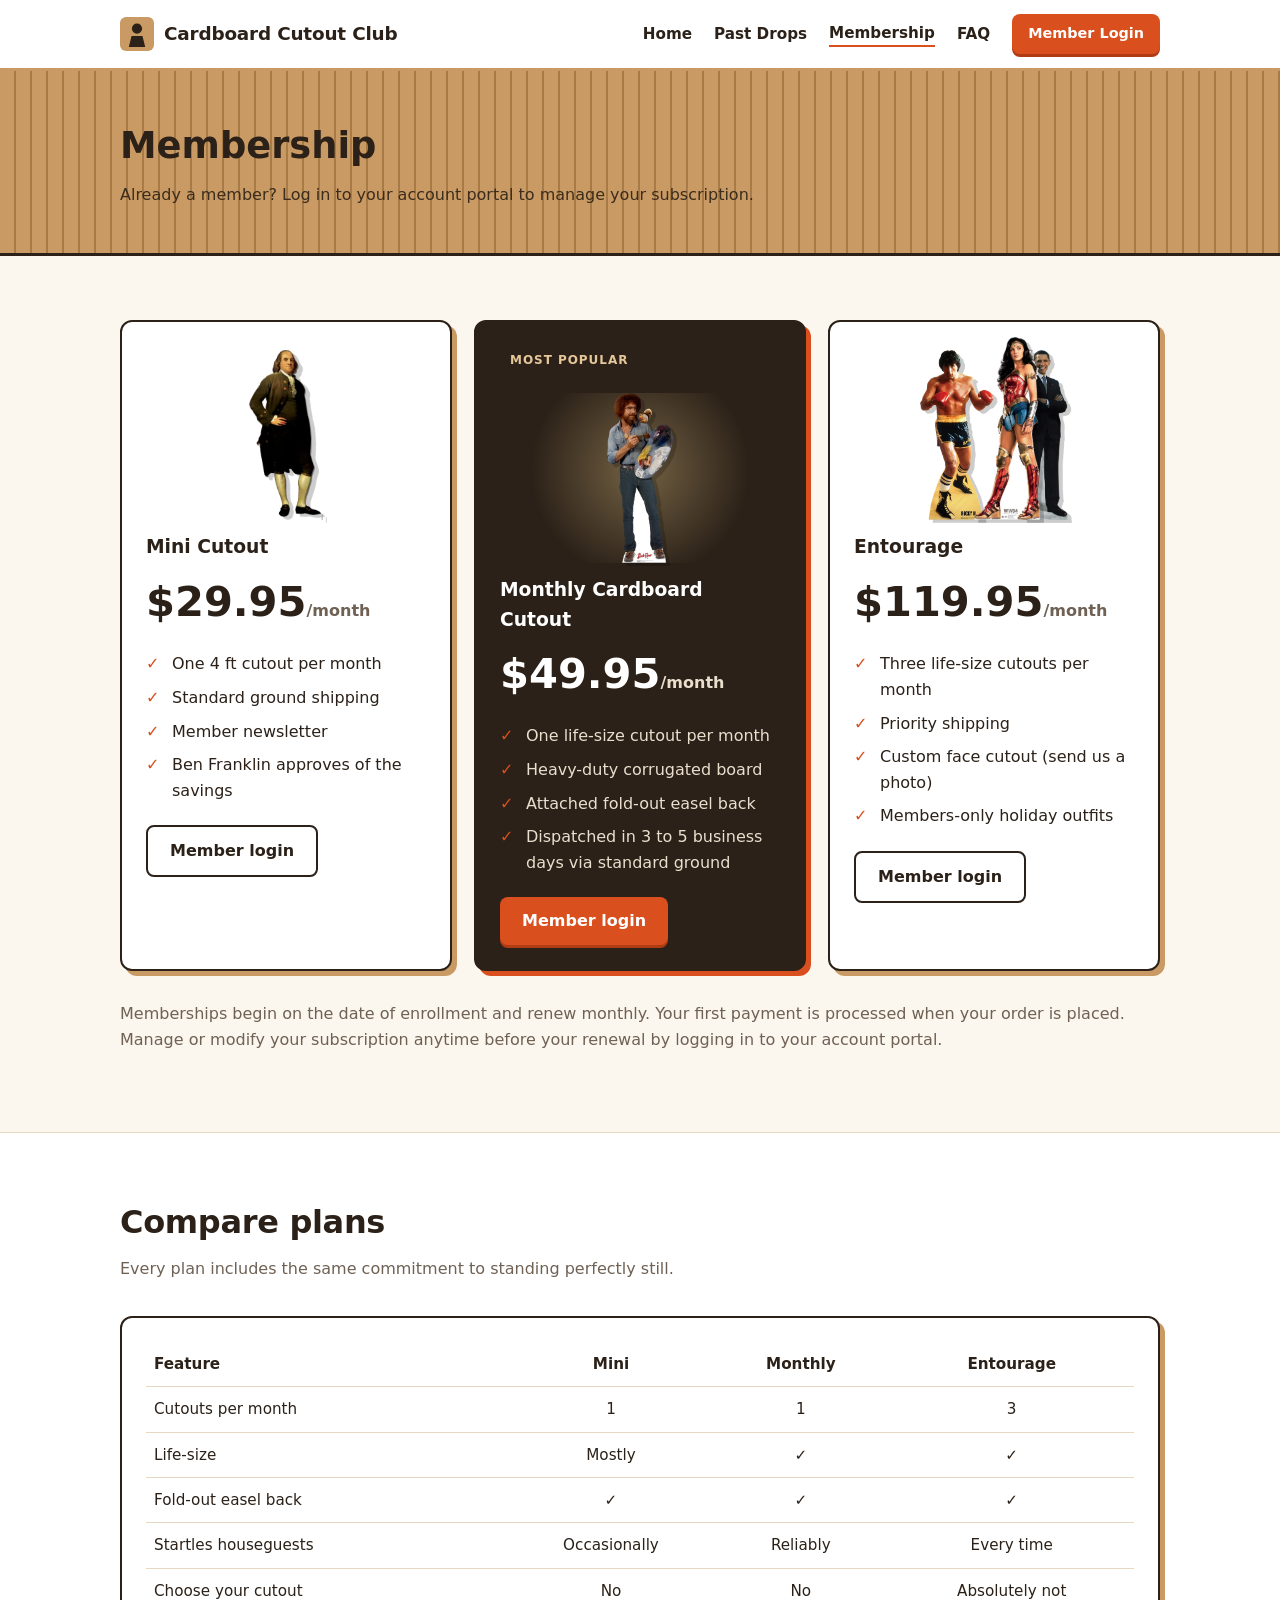
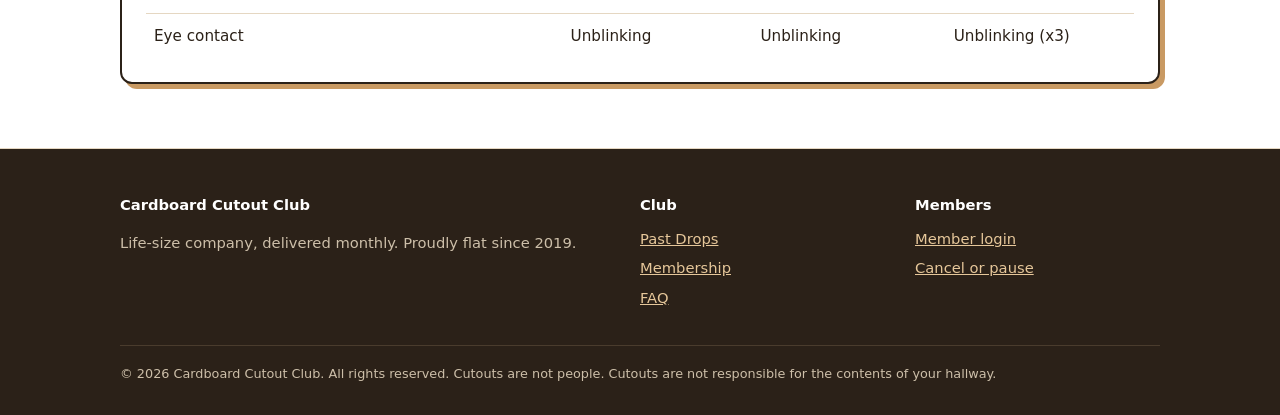
<file: membership.html>
<!doctype html>
<html lang="en">
<head>
<meta charset="utf-8">
<meta name="viewport" content="width=device-width,initial-scale=1">
<title>Membership | Cardboard Cutout Club</title>
<link rel="icon" href="data:image/svg+xml,%3Csvg xmlns='http://www.w3.org/2000/svg' viewBox='0 0 100 100'%3E%3Crect width='100' height='100' rx='18' fill='%23c99a63'/%3E%3Ccircle cx='50' cy='34' r='15' fill='%232b2118'/%3E%3Cpath d='M26 88 L34 56 L66 56 L74 88Z' fill='%232b2118'/%3E%3C/svg%3E">
<link rel="stylesheet" href="assets/style.css">
</head>
<body>
<header class="site"><div class="wrap">
  <a class="logo" href="index.html"><svg viewBox="0 0 100 100"><rect width="100" height="100" rx="18" fill="#c99a63"/><circle cx="50" cy="34" r="15" fill="#2b2118"/><path d="M26 88 L34 56 L66 56 L74 88Z" fill="#2b2118"/></svg>Cardboard Cutout Club</a>
  <nav class="main">
    <a href="index.html">Home</a>
    <a href="drops.html">Past Drops</a>
    <a class="active" href="membership.html">Membership</a>
    <a href="faq.html">FAQ</a>
    <a class="btn small" href="login.html">Member Login</a>
  </nav>
</div></header>

<div class="pagehead"><div class="wrap"><h1>Membership</h1><p>Already a member? Log in to your account portal to manage your subscription.</p></div></div>

<section><div class="wrap">
  <div class="grid c3">
    <div class="card">
      <div class="tier-art"><div data-cutout="franklin"></div></div>
      <h3>Mini Cutout</h3>
      <div class="price">$29.95<small>/month</small></div>
      <ul class="ticks"><li>One 4 ft cutout per month</li><li>Standard ground shipping</li><li>Member newsletter</li><li>Ben Franklin approves of the savings</li></ul>
      <a class="btn ghost" href="login.html">Member login</a>
    </div>
    <div class="card feat">
      <span class="badge">Most popular</span>
      <div class="tier-art"><div data-cutout="bob"></div></div>
      <h3>Monthly Cardboard Cutout</h3>
      <div class="price">$49.95<small>/month</small></div>
      <ul class="ticks"><li>One life-size cutout per month</li><li>Heavy-duty corrugated board</li><li>Attached fold-out easel back</li><li>Dispatched in 3 to 5 business days via standard ground</li></ul>
      <a class="btn" href="login.html">Member login</a>
    </div>
    <div class="card">
      <div class="tier-art"><div data-cutout="rocky"></div><div data-cutout="wonder"></div><div data-cutout="obama"></div></div>
      <h3>Entourage</h3>
      <div class="price">$119.95<small>/month</small></div>
      <ul class="ticks"><li>Three life-size cutouts per month</li><li>Priority shipping</li><li>Custom face cutout (send us a photo)</li><li>Members-only holiday outfits</li></ul>
      <a class="btn ghost" href="login.html">Member login</a>
    </div>
  </div>
  <p style="margin-top:30px;color:var(--muted)">Memberships begin on the date of enrollment and renew monthly. Your first payment is processed when your order is placed. Manage or modify your subscription anytime before your renewal by logging in to your account portal.</p>
</div></section>

<section class="alt"><div class="wrap">
  <h2>Compare plans</h2>
  <p class="sub">Every plan includes the same commitment to standing perfectly still.</p>
  <div class="card" style="overflow-x:auto">
  <table style="width:100%;border-collapse:collapse;font-size:.95rem">
    <tr><th style="text-align:left;padding:10px 8px">Feature</th><th style="padding:10px 8px">Mini</th><th style="padding:10px 8px">Monthly</th><th style="padding:10px 8px">Entourage</th></tr>
    <tr style="border-top:1px solid var(--line)"><td style="padding:10px 8px">Cutouts per month</td><td align="center">1</td><td align="center">1</td><td align="center">3</td></tr>
    <tr style="border-top:1px solid var(--line)"><td style="padding:10px 8px">Life-size</td><td align="center">Mostly</td><td align="center">&check;</td><td align="center">&check;</td></tr>
    <tr style="border-top:1px solid var(--line)"><td style="padding:10px 8px">Fold-out easel back</td><td align="center">&check;</td><td align="center">&check;</td><td align="center">&check;</td></tr>
    <tr style="border-top:1px solid var(--line)"><td style="padding:10px 8px">Startles houseguests</td><td align="center">Occasionally</td><td align="center">Reliably</td><td align="center">Every time</td></tr>
    <tr style="border-top:1px solid var(--line)"><td style="padding:10px 8px">Choose your cutout</td><td align="center">No</td><td align="center">No</td><td align="center">Absolutely not</td></tr>
    <tr style="border-top:1px solid var(--line)"><td style="padding:10px 8px">Eye contact</td><td align="center">Unblinking</td><td align="center">Unblinking</td><td align="center">Unblinking (x3)</td></tr>
  </table>
  </div>
</div></section>

<footer class="site"><div class="wrap">
  <div class="cols">
    <div><h4>Cardboard Cutout Club</h4><p>Life-size company, delivered monthly. Proudly flat since 2019.</p></div>
    <div><h4>Club</h4><ul><li><a href="drops.html">Past Drops</a></li><li><a href="membership.html">Membership</a></li><li><a href="faq.html">FAQ</a></li></ul></div>
    <div><h4>Members</h4><ul><li><a href="login.html">Member login</a></li><li><a href="faq.html">Cancel or pause</a></li></ul></div>
  </div>
  <div class="legal">&copy; 2026 Cardboard Cutout Club. All rights reserved. Cutouts are not people. Cutouts are not responsible for the contents of your hallway.</div>
</div></footer>
<script src="assets/cutouts.js"></script>
</body>
</html>
</file>
<file: assets/style.css>
:root{
  --cb:#c99a63; --cb-dark:#a87a45; --cb-light:#e6c79a; --ink:#2b2118; --paper:#fbf6ee;
  --accent:#d94f1e; --accent-dark:#b13c14; --muted:#6f6154; --line:#e5d7c2;
}
*{box-sizing:border-box}
html{scroll-behavior:smooth}
html,body{overflow-x:clip}
body{margin:0;font-family:"Segoe UI",system-ui,-apple-system,Helvetica,Arial,sans-serif;color:var(--ink);background:var(--paper);line-height:1.6}
a{color:var(--accent-dark)}
.wrap{max-width:1080px;margin:0 auto;padding:0 20px}
header.site{background:#fff;border-bottom:3px solid var(--cb);position:sticky;top:0;z-index:10}
header.site .wrap{display:flex;align-items:center;justify-content:space-between;height:68px;gap:16px}
.logo{display:flex;align-items:center;gap:10px;text-decoration:none;color:var(--ink);font-weight:800;font-size:1.15rem;letter-spacing:-.01em}
.logo svg{width:34px;height:34px}
nav.main{display:flex;align-items:center;gap:22px;flex-wrap:wrap}
nav.main a{text-decoration:none;color:var(--ink);font-weight:600;font-size:.95rem}
nav.main a:hover{color:var(--accent)}
nav.main a.active{border-bottom:2px solid var(--accent)}
.btn{display:inline-block;background:var(--accent);color:#fff!important;padding:11px 22px;border-radius:8px;font-weight:700;text-decoration:none;border:0;cursor:pointer;font-size:1rem;box-shadow:0 3px 0 var(--accent-dark);font-family:inherit}
.btn:hover{background:var(--accent-dark)}
.btn.ghost{background:transparent;color:var(--ink)!important;border:2px solid var(--ink);box-shadow:none}
.btn.small{padding:8px 16px;font-size:.9rem}
.hero{background:repeating-linear-gradient(90deg,var(--cb) 0 14px,var(--cb-dark) 14px 16px);padding:70px 0 0;overflow:hidden}
.hero .wrap{display:grid;grid-template-columns:1.1fr .9fr;gap:30px;align-items:end}
.hero .copy{background:var(--paper);padding:34px;border-radius:14px 14px 0 0;border:3px solid var(--ink);border-bottom:0}
.hero h1{font-size:clamp(2rem,5vw,3.3rem);line-height:1.08;margin:0 0 14px;letter-spacing:-.02em}
.hero p.lead{font-size:1.12rem;color:var(--muted);margin:0 0 22px}
.hero .cta{display:flex;gap:12px;flex-wrap:wrap;margin-bottom:6px}
.hero .art{display:flex;justify-content:center;align-items:flex-end;gap:6px}
.hero .art div{width:46%}
.hero .art svg{width:100%;height:auto;display:block;filter:drop-shadow(6px 6px 0 rgba(0,0,0,.18))}
.badge{display:inline-block;background:var(--ink);color:var(--cb-light);font-size:.75rem;font-weight:700;letter-spacing:.08em;text-transform:uppercase;padding:4px 10px;border-radius:99px;margin-bottom:14px}
section{padding:64px 0}
section.alt{background:#fff;border-top:1px solid var(--line);border-bottom:1px solid var(--line)}
h2{font-size:2rem;margin:0 0 8px;letter-spacing:-.01em}
.sub{color:var(--muted);margin:0 0 34px;max-width:640px}
.grid{display:grid;gap:22px}
.grid.c3{grid-template-columns:repeat(3,1fr)}
.grid.c2{grid-template-columns:repeat(2,1fr)}
.card{background:#fff;border:2px solid var(--ink);border-radius:12px;padding:24px;box-shadow:5px 5px 0 var(--cb)}
.card h3{margin:.2rem 0 .4rem}
.card .num{display:inline-grid;place-items:center;width:38px;height:38px;border-radius:50%;background:var(--cb);color:var(--ink);font-weight:800}
.stats{display:flex;gap:40px;flex-wrap:wrap;justify-content:center;text-align:center}
.stats b{display:block;font-size:2.2rem;color:var(--accent)}
.stats span{color:var(--muted);font-size:.9rem}
.cutout{background:#fff;border:2px solid var(--ink);border-radius:12px;overflow:hidden;box-shadow:5px 5px 0 var(--cb)}
.cutout .stage{background:linear-gradient(#f3e8d6 0 82%,#d9c7a8 82%);height:260px;display:flex;align-items:flex-end;justify-content:center}
.cutout .stage div{height:92%}
.cutout .stage svg{height:100%;width:auto;display:block}
.cutout .meta{padding:16px 18px;border-top:2px solid var(--ink)}
.cutout .meta h3{margin:0}
.cutout .meta p{margin:4px 0 0;color:var(--muted);font-size:.92rem}
.tag{display:inline-block;font-size:.72rem;font-weight:700;background:var(--cb-light);padding:2px 8px;border-radius:99px;margin-top:8px}
.quote{font-size:1.05rem;margin:0}
.quote small{display:block;margin-top:10px;color:var(--muted)}
.price{font-size:2.6rem;font-weight:800}
.price small{font-size:1rem;color:var(--muted);font-weight:600}
.card.feat{background:var(--ink);color:#fff;box-shadow:5px 5px 0 var(--accent)}
.card.feat .price small,.card.feat li{color:#eadfcd}
ul.ticks{list-style:none;padding:0;margin:16px 0 22px}
ul.ticks li{padding-left:26px;position:relative;margin:8px 0}
ul.ticks li:before{content:"\2713";position:absolute;left:0;color:var(--accent);font-weight:800}
details{background:#fff;border:2px solid var(--ink);border-radius:10px;padding:14px 18px;margin-bottom:12px}
summary{font-weight:700;cursor:pointer}
details p{margin:10px 0 0;color:var(--muted)}
.pagehead{background:repeating-linear-gradient(90deg,var(--cb) 0 14px,var(--cb-dark) 14px 16px);padding:46px 0;border-bottom:3px solid var(--ink)}
.pagehead h1{margin:0;font-size:2.3rem}
.pagehead p{margin:6px 0 0;color:#3b2d1d}
.loginbox{max-width:420px;margin:50px auto 70px;background:#fff;border:2px solid var(--ink);border-radius:14px;padding:32px;box-shadow:7px 7px 0 var(--cb)}
.loginbox h1{margin:0 0 4px;font-size:1.7rem}
.loginbox p.s{margin:0 0 22px;color:var(--muted)}
label{display:block;font-weight:700;font-size:.9rem;margin:14px 0 6px}
input[type=email],input[type=password],input[type=text]{width:100%;padding:12px;border:2px solid var(--ink);border-radius:8px;font-size:1rem;background:var(--paper);font-family:inherit}
input:focus{outline:3px solid var(--cb);outline-offset:1px}
.err{display:none;background:#fde8e1;border:2px solid var(--accent-dark);color:#7a2209;padding:10px 14px;border-radius:8px;margin-bottom:6px;font-weight:600}
.err.show{display:block}
.row{display:flex;justify-content:space-between;align-items:center;margin:16px 0 22px;font-size:.9rem}
.loginbox .btn{width:100%;text-align:center}
.note{font-size:.85rem;color:var(--muted);text-align:center;margin-top:18px}
footer.site{background:var(--ink);color:#cdbfa9;padding:44px 0 30px;font-size:.92rem}
footer.site a{color:var(--cb-light)}
footer.site .cols{display:grid;grid-template-columns:2fr 1fr 1fr;gap:30px}
footer.site h4{color:#fff;margin:0 0 10px}
footer.site ul{list-style:none;margin:0;padding:0}
footer.site li{margin:6px 0}
footer.site .legal{margin-top:30px;border-top:1px solid #4a3c2d;padding-top:18px;font-size:.8rem}
@media(max-width:820px){
  .hero .wrap{grid-template-columns:1fr}
  .grid.c3,.grid.c2{grid-template-columns:1fr 1fr}
  footer.site .cols{grid-template-columns:1fr}
  header.site .wrap{height:auto;padding:12px 20px;flex-direction:column}
}
@media(max-width:560px){.grid.c3,.grid.c2{grid-template-columns:1fr}}

/* ---------- Cutout images ---------- */
.cutout .stage img{height:100%;width:auto;display:block;filter:drop-shadow(5px 4px 0 rgba(0,0,0,.18))}
.cutout .stage{height:300px;padding-top:14px}
.cutout .stage div,.cutout .stage>img{height:94%}
button.cutout{font:inherit;color:inherit;text-align:left;padding:0;cursor:pointer;width:100%}
.wobble .stage img{transform-origin:50% 100%;transition:transform .35s cubic-bezier(.3,1.6,.5,1)}
.wobble:hover .stage img,.wobble:focus-visible .stage img{transform:rotate(-3deg) scale(1.04)}
.wobble:nth-child(even):hover .stage img{transform:rotate(3deg) scale(1.04)}
.cutout:focus-visible{outline:3px solid var(--accent);outline-offset:3px}

/* ---------- Hero lineup ---------- */
.hero .art{display:flex;justify-content:center;align-items:flex-end;height:clamp(320px,38vw,470px)}
.hero .art>div{width:auto;height:92%;margin:0 -5%;position:relative;transform-origin:50% 100%;animation:sway 5s ease-in-out infinite}
.hero .art>div:nth-child(2){height:100%;z-index:2;animation-delay:-1.6s}
.hero .art>div:nth-child(3){animation-delay:-3.1s}
.hero .art img{height:100%;width:auto;display:block;filter:drop-shadow(7px 6px 0 rgba(0,0,0,.22))}
@keyframes sway{0%,100%{transform:rotate(-1.2deg)}50%{transform:rotate(1.2deg)}}

/* ---------- Conga line ---------- */
.conga{overflow:hidden;padding:22px 0 0;background:repeating-linear-gradient(90deg,var(--cb) 0 14px,var(--cb-dark) 14px 16px);border-top:3px solid var(--ink);border-bottom:3px solid var(--ink);
  -webkit-mask-image:linear-gradient(90deg,transparent,#000 6%,#000 94%,transparent);mask-image:linear-gradient(90deg,transparent,#000 6%,#000 94%,transparent)}
.conga .track{display:flex;align-items:flex-end;gap:34px;width:max-content;animation:conga 150s linear infinite}
.conga:hover .track{animation-play-state:paused}
.conga figure{margin:0;height:220px}
.conga figure:nth-child(odd){animation:hop 1.1s ease-in-out infinite}
.conga figure:nth-child(even){animation:hop 1.1s ease-in-out infinite -.55s}
.conga img{height:100%;width:auto;display:block;filter:drop-shadow(5px 4px 0 rgba(0,0,0,.2))}
@keyframes conga{to{transform:translateX(-50%)}}
@keyframes hop{0%,100%{transform:translateY(0) rotate(-2deg)}50%{transform:translateY(-8px) rotate(2deg)}}
.conga-cap{text-align:center;font-weight:700;color:var(--muted);font-size:.9rem;margin:10px 0 0}

/* ---------- Mystery silhouettes ---------- */
.mystery,.slot .win{position:relative;display:flex;justify-content:center;align-items:flex-end}
.mystery img{height:100%;width:auto;max-width:100%;object-fit:contain;display:block}
img.shadow{filter:brightness(0) drop-shadow(5px 4px 0 rgba(0,0,0,.18))!important;opacity:.88}
.q{position:absolute;left:50%;top:38%;transform:translate(-50%,-50%);font-size:clamp(3rem,7vw,5rem);font-weight:900;color:var(--cb-light);text-shadow:3px 3px 0 var(--accent);pointer-events:none;animation:pulse 1.8s ease-in-out infinite}
@keyframes pulse{50%{transform:translate(-50%,-50%) scale(1.12)}}

/* ---------- Slot machine ---------- */
.slot{display:grid;grid-template-columns:260px 1fr;gap:34px;align-items:center}
.slot .reel{background:var(--ink);border-radius:18px;padding:14px;box-shadow:6px 6px 0 var(--accent);position:relative}
.slot .reel:before,.slot .reel:after{content:"";position:absolute;left:14px;right:14px;height:28px;z-index:2;pointer-events:none}
.slot .reel:before{top:14px;background:linear-gradient(rgba(0,0,0,.35),transparent)}
.slot .reel:after{bottom:14px;background:linear-gradient(transparent,rgba(0,0,0,.35))}
.slot .win{height:300px;background:linear-gradient(#f3e8d6 0 84%,#d9c7a8 84%);border-radius:10px;overflow:hidden;padding-top:10px}
.slot .win img{height:94%;width:auto;display:block}
.slot .reel.done{animation:thunk .35s}
@keyframes thunk{30%{transform:translateY(6px)}60%{transform:translateY(-3px)}}
.slot .out{font-size:1.15rem;font-weight:700;min-height:3.2em;margin:16px 0 0}

/* ---------- Gallery ---------- */
.chips{display:flex;gap:10px;flex-wrap:wrap;margin-bottom:26px}
.chip{font:inherit;font-weight:700;font-size:.9rem;padding:7px 16px;border-radius:99px;border:2px solid var(--ink);background:#fff;cursor:pointer;color:var(--ink)}
.chip.on{background:var(--ink);color:var(--cb-light)}
.gal .cutout{display:flex;flex-direction:column;justify-content:flex-start}
.gal .cutout .meta{flex:1}
.gal .cutout .month{display:flex;align-items:baseline;gap:6px;padding:10px 16px;background:var(--ink);color:var(--cb-light);font-size:.85rem;letter-spacing:.06em;text-transform:uppercase}
.gal .cutout .month b{font-size:1.15rem;color:#fff;letter-spacing:.02em}
.gal .cutout .latest{margin-left:auto;background:var(--accent);color:#fff;font-weight:800;font-size:.7rem;padding:2px 8px;border-radius:99px;letter-spacing:.08em}

/* ---------- Spec popup ---------- */
.lightbox{position:fixed;inset:0;z-index:50;background:rgba(43,33,24,.72);display:none;align-items:center;justify-content:center;padding:16px}
.lightbox.open{display:flex;animation:fade .2s}
.lightbox .box{background:var(--paper);border:3px solid var(--ink);border-radius:16px;box-shadow:8px 8px 0 var(--accent);max-width:760px;width:100%;max-height:92vh;overflow:auto;display:grid;grid-template-columns:240px 1fr;position:relative;animation:pop .3s cubic-bezier(.3,1.5,.5,1)}
.lightbox .pic{background:repeating-linear-gradient(90deg,var(--cb) 0 14px,var(--cb-dark) 14px 16px);display:flex;align-items:flex-end;justify-content:center;padding:20px 10px 0;border-right:3px solid var(--ink)}
.lightbox .pic img{max-height:440px;max-width:100%;display:block;filter:drop-shadow(5px 4px 0 rgba(0,0,0,.2))}
.lightbox .info{padding:26px 26px 22px}
.lightbox h2{margin:6px 0 6px}
.lightbox p{color:var(--muted);margin:0 0 16px}
.lightbox dl{margin:0;display:grid;grid-template-columns:auto 1fr;gap:7px 16px;font-size:.93rem}
.lightbox dt{color:var(--muted)} .lightbox dd{margin:0;font-weight:600}
.lightbox .x{position:absolute;top:8px;right:10px;font-size:1.8rem;line-height:1;background:none;border:0;cursor:pointer;color:var(--ink)}
@keyframes fade{from{opacity:0}}
@keyframes pop{from{transform:scale(.85) rotate(-2deg);opacity:0}}

/* ---------- Sneaky peeker ---------- */
.peeker{position:fixed;bottom:-6px;z-index:40;height:min(340px,48vh);background:none;border:0;padding:0;cursor:pointer;transition:transform .9s cubic-bezier(.3,1.3,.5,1)}
.peeker img{height:100%;width:auto;display:block;filter:drop-shadow(-5px 4px 0 rgba(0,0,0,.2))}
.peeker.right{right:0;transform:translateX(110%) rotate(8deg);transform-origin:100% 100%}
.peeker.left{left:0;transform:translateX(-110%) rotate(-8deg);transform-origin:0 100%}
.peeker.right.in{transform:translateX(42%) rotate(-10deg)}
.peeker.left.in{transform:translateX(-42%) rotate(10deg)}
.peeker.gone{transition-duration:.5s}
.peeker .bubble{position:absolute;top:2%;white-space:nowrap;background:#fff;border:2px solid var(--ink);border-radius:12px;padding:6px 12px;font-weight:700;font-size:.85rem;color:var(--ink);opacity:0;transition:opacity .3s .8s}
.peeker.right .bubble{right:62%}
.peeker.left .bubble{left:62%}
.peeker.in .bubble{opacity:1}

/* ---------- Misc ---------- */
.spot{display:grid;grid-template-columns:.8fr 1.2fr;gap:40px;align-items:center}
.spot .pedestal{height:420px;display:flex;justify-content:center;align-items:flex-end;background:radial-gradient(ellipse at 50% 96%,rgba(0,0,0,.18) 0 22%,transparent 23%),radial-gradient(circle at 50% 40%,#fff3c4,transparent 65%)}
.spot .pedestal>div{height:100%}
.spot .pedestal img{height:100%;width:auto;display:block;filter:drop-shadow(6px 5px 0 rgba(0,0,0,.2))}
.spot blockquote{margin:18px 0 0;padding:14px 18px;border-left:5px solid var(--accent);background:#fff;font-style:italic}
.seenin{display:flex;flex-wrap:wrap;gap:12px 34px;justify-content:center;align-items:center;margin-top:8px}
.seenin span{font-weight:900;font-size:1.15rem;letter-spacing:.04em;color:#9a8670;text-transform:uppercase;font-family:Georgia,serif}
.seenin span:nth-child(even){font-family:inherit;font-style:italic;letter-spacing:-.01em}
.quote .who{display:flex;align-items:center;gap:12px;margin-top:12px}
.quote .who div{height:62px;width:40px;display:flex;justify-content:center;align-items:flex-end;flex:none}
.quote .who img{height:100%;width:auto}
.quote .who small{margin:0}
.tier-art{height:170px;display:flex;justify-content:center;align-items:flex-end;margin:4px 0 12px}
.tier-art>div{height:100%;margin:0 -10px}
.tier-art>div:nth-child(2){height:108%;z-index:1}
.tier-art img{height:100%;width:auto;display:block;filter:drop-shadow(4px 3px 0 rgba(0,0,0,.2))}
.card.feat .tier-art{background:radial-gradient(circle at 50% 45%,rgba(255,220,150,.35),transparent 65%)}
.lineup{display:grid;grid-template-columns:repeat(6,1fr);gap:14px}
.lineup figure{margin:0;text-align:center}
.lineup .m{height:120px}
.lineup .m img{height:100%}
.lineup .m .q{font-size:2rem;text-shadow:2px 2px 0 var(--accent)}
.lineup figcaption{font-size:.78rem;font-weight:700;color:var(--muted);margin-top:6px}
.lineup figure:first-child figcaption{color:var(--accent-dark)}
.boxshake{animation:shake .5s}
@keyframes shake{20%,60%{transform:translateX(-6px) rotate(-2deg)}40%,80%{transform:translateX(6px) rotate(2deg)}}
.login-stage{position:relative;max-width:420px;margin:0 auto}
.login-stage .lean{position:absolute;bottom:70px;right:-190px;height:430px;transform:rotate(7deg);transform-origin:0 100%;pointer-events:none}
.login-stage .lean.l{right:auto;left:-180px;transform:rotate(-6deg);transform-origin:100% 100%}
.login-stage .lean img{height:100%;width:auto;filter:drop-shadow(5px 4px 0 rgba(0,0,0,.2))}
.lost{text-align:center;padding:60px 0 80px}
.lost .flat{height:110px;display:flex;justify-content:center;align-items:flex-end;margin-bottom:26px;border-bottom:3px solid var(--ink);max-width:340px;margin-left:auto;margin-right:auto}
.lost .flat>div{height:250px;transform:translateX(115px) rotate(-82deg);transform-origin:50% 100%}
.lost .flat img{height:100%;width:auto}
.lost h1{font-size:clamp(2.2rem,6vw,3.6rem);margin:10px 0 6px}

@media(max-width:980px){.login-stage .lean{display:none}}
@media(max-width:820px){
  .slot,.spot{grid-template-columns:1fr}
  .slot .reel{max-width:280px;margin:0 auto}
  .slot-side{text-align:center}
  .lightbox .box{grid-template-columns:1fr}
  .lightbox .pic{border-right:0;border-bottom:3px solid var(--ink);height:300px}
  .lightbox .pic img{max-height:100%}
  .lineup{grid-template-columns:repeat(4,1fr)}
  .spot .pedestal{height:340px}
}
@media(max-width:560px){
  .hero .art{height:300px}
  .conga figure{height:160px}
  .lineup{grid-template-columns:repeat(3,1fr)}
  .peeker{height:min(230px,38vh)}
}
@media(prefers-reduced-motion:reduce){
  *,*:before,*:after{animation:none!important;transition-duration:.01ms!important}
  .conga{overflow-x:auto}
}
</file>
